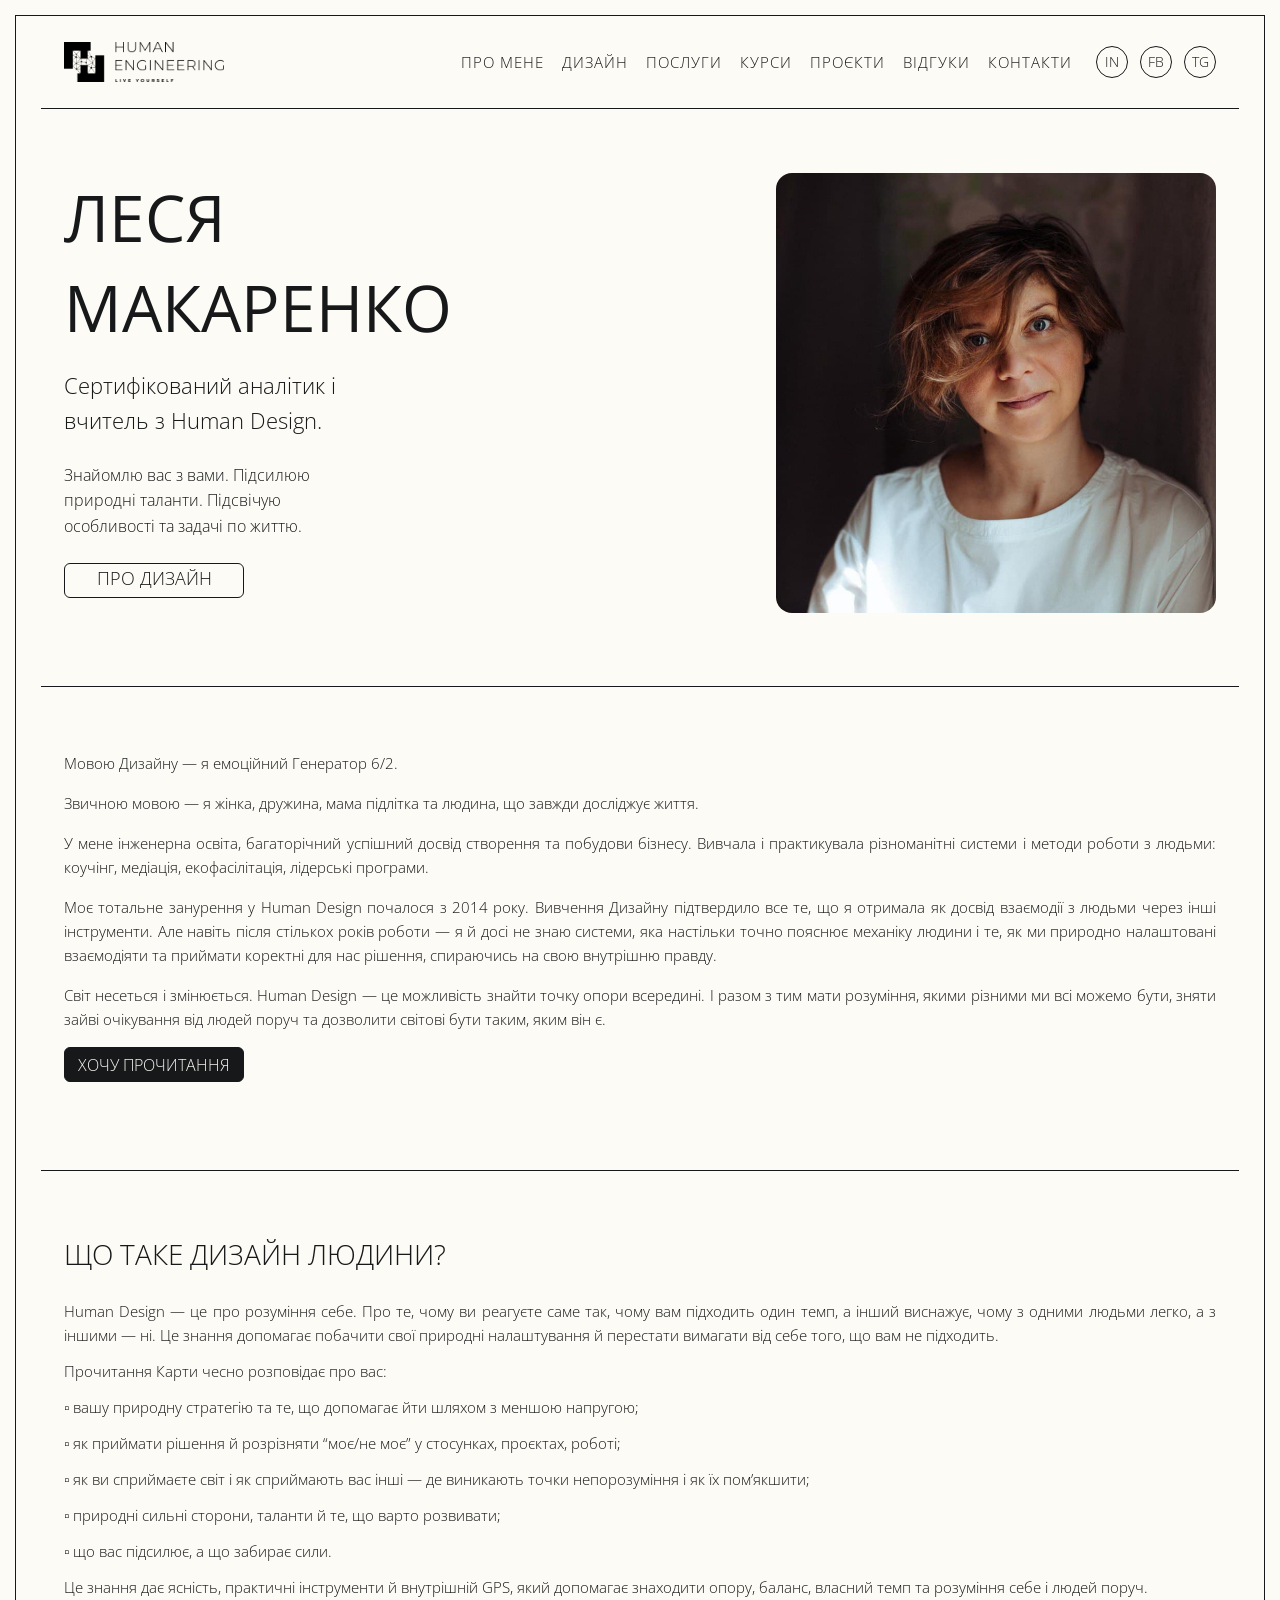
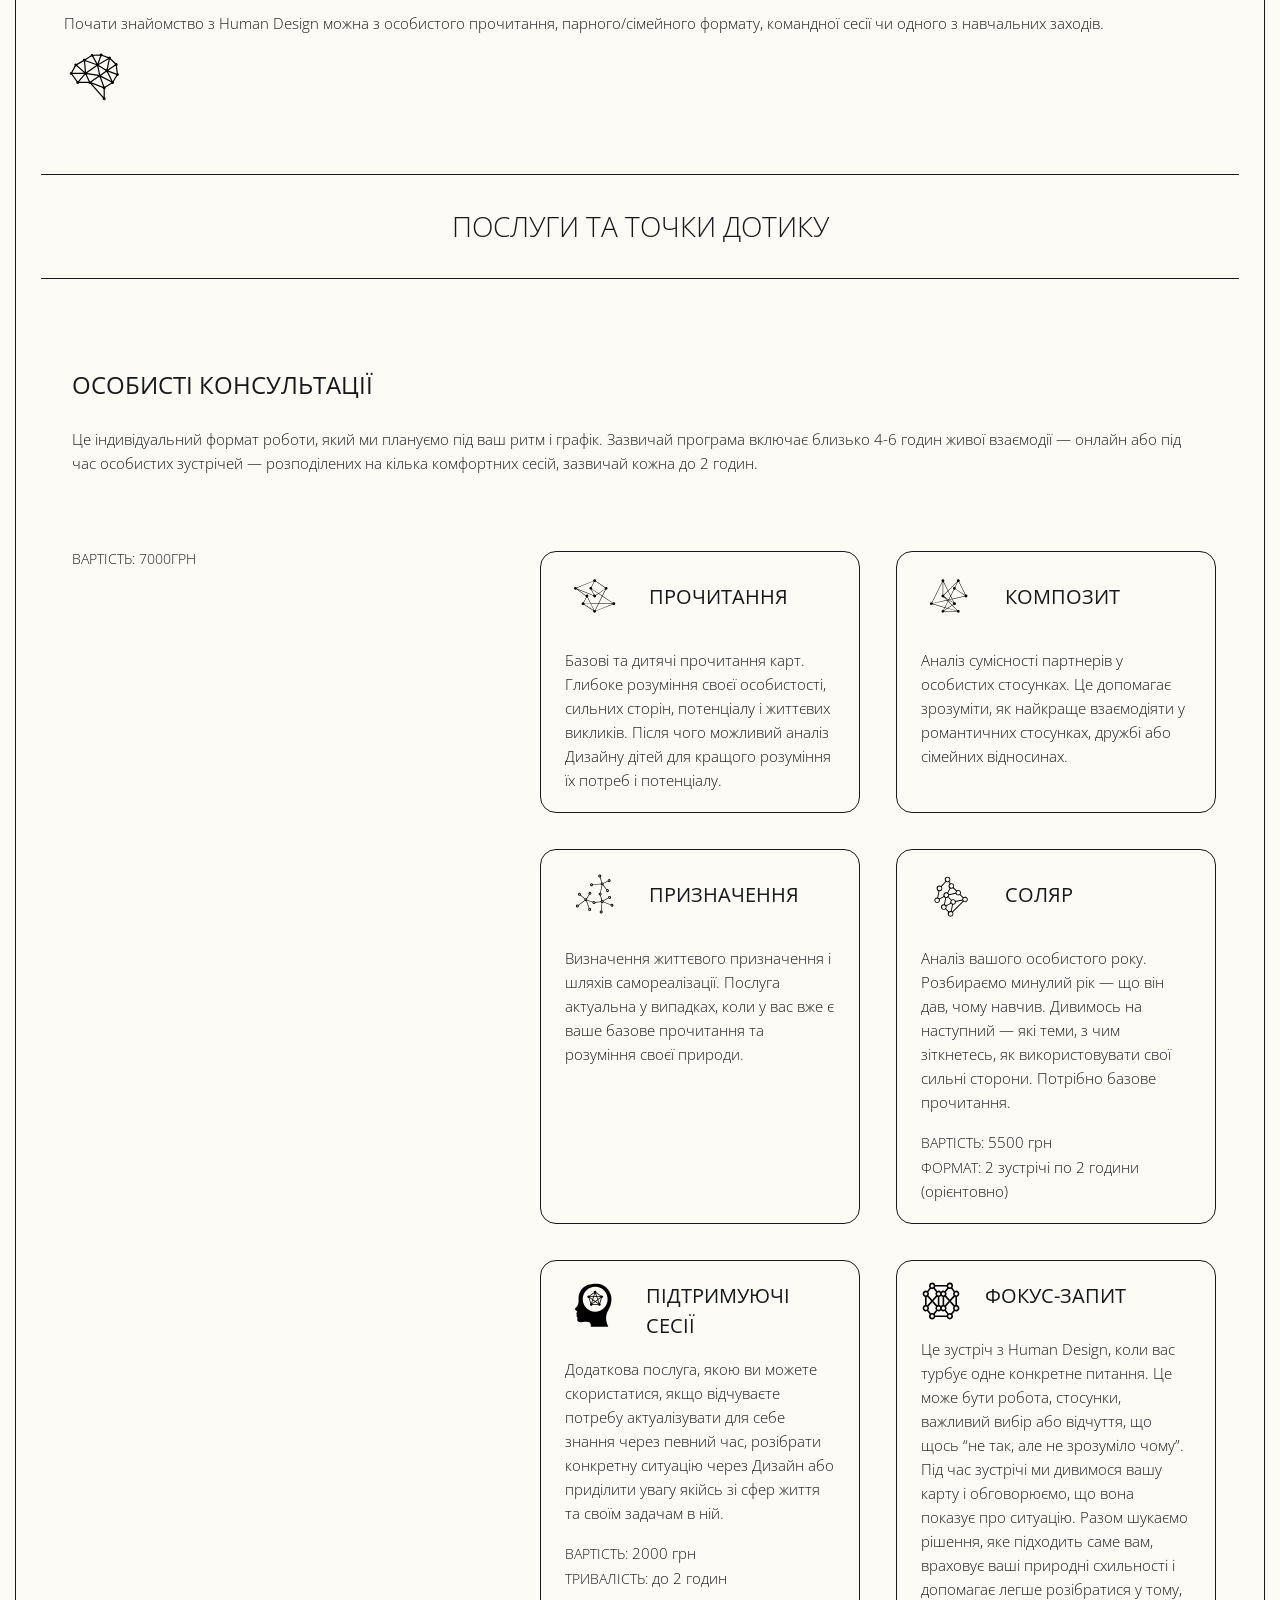
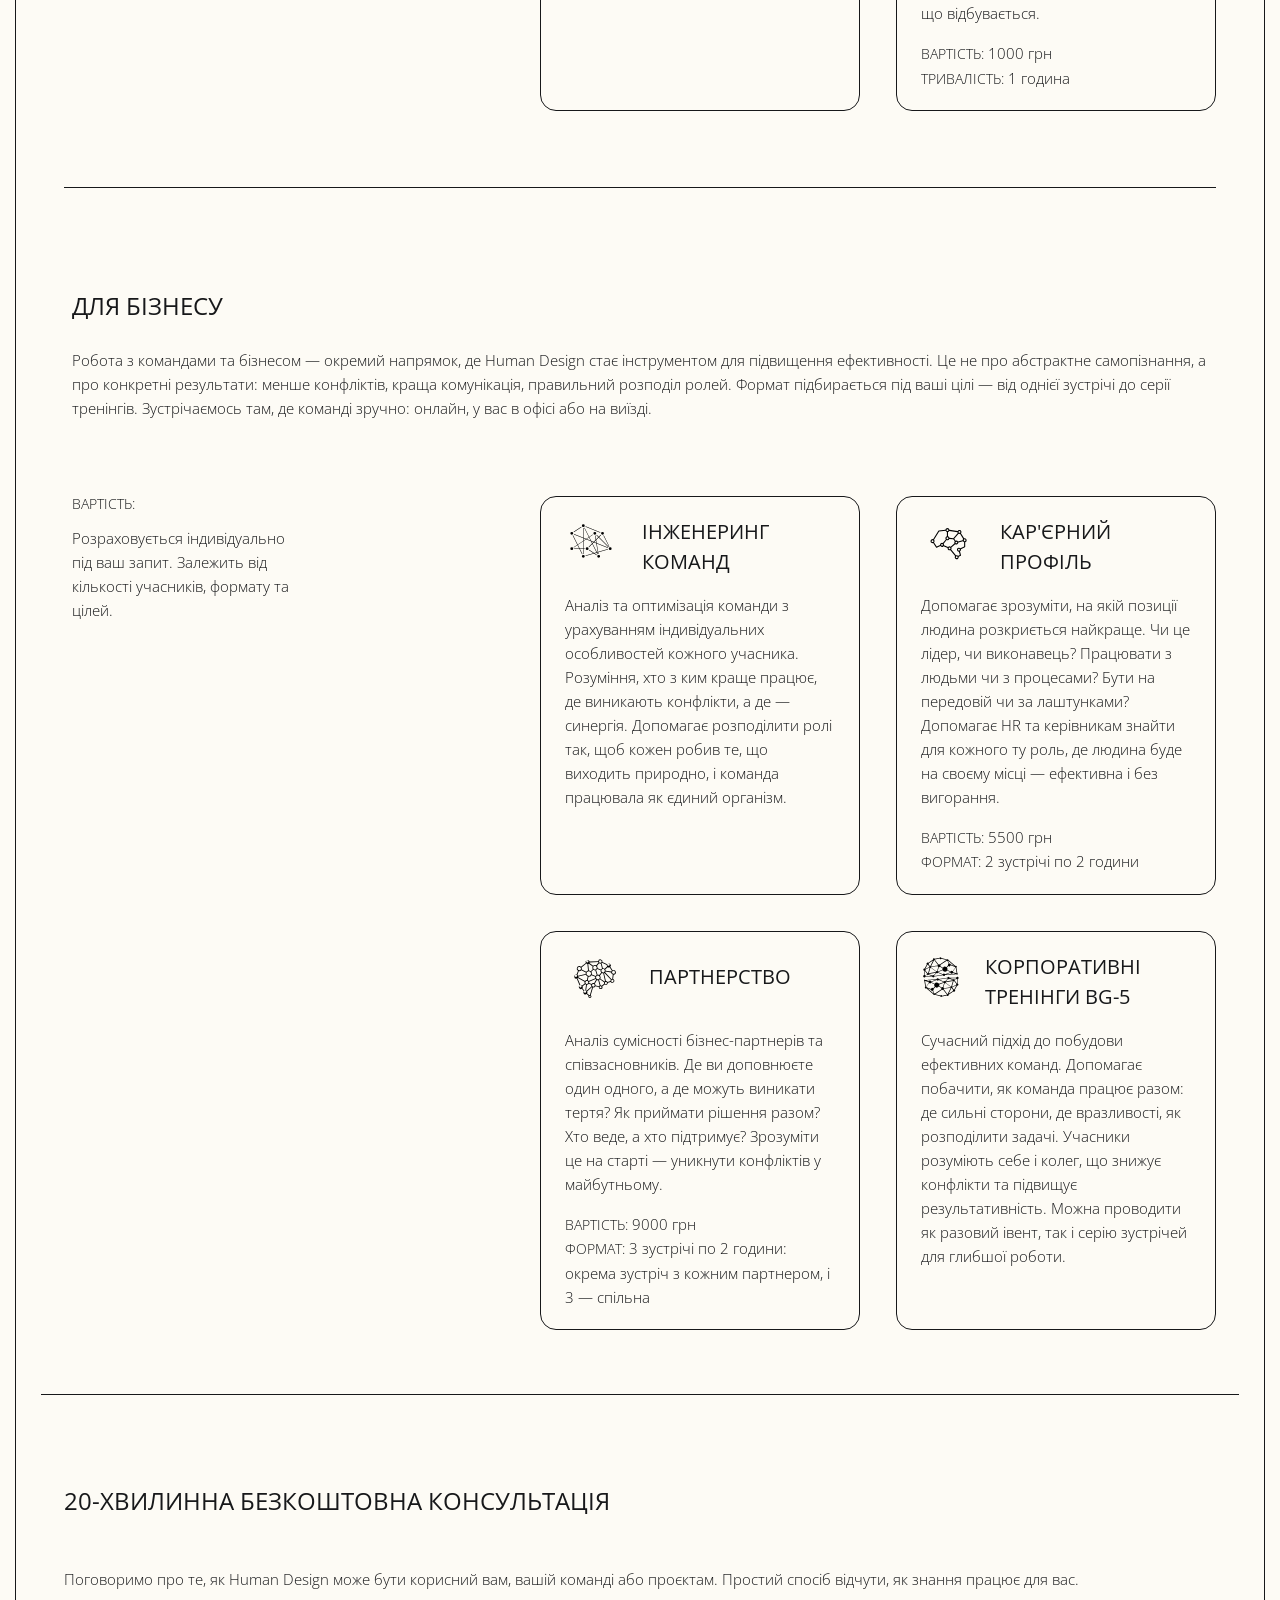
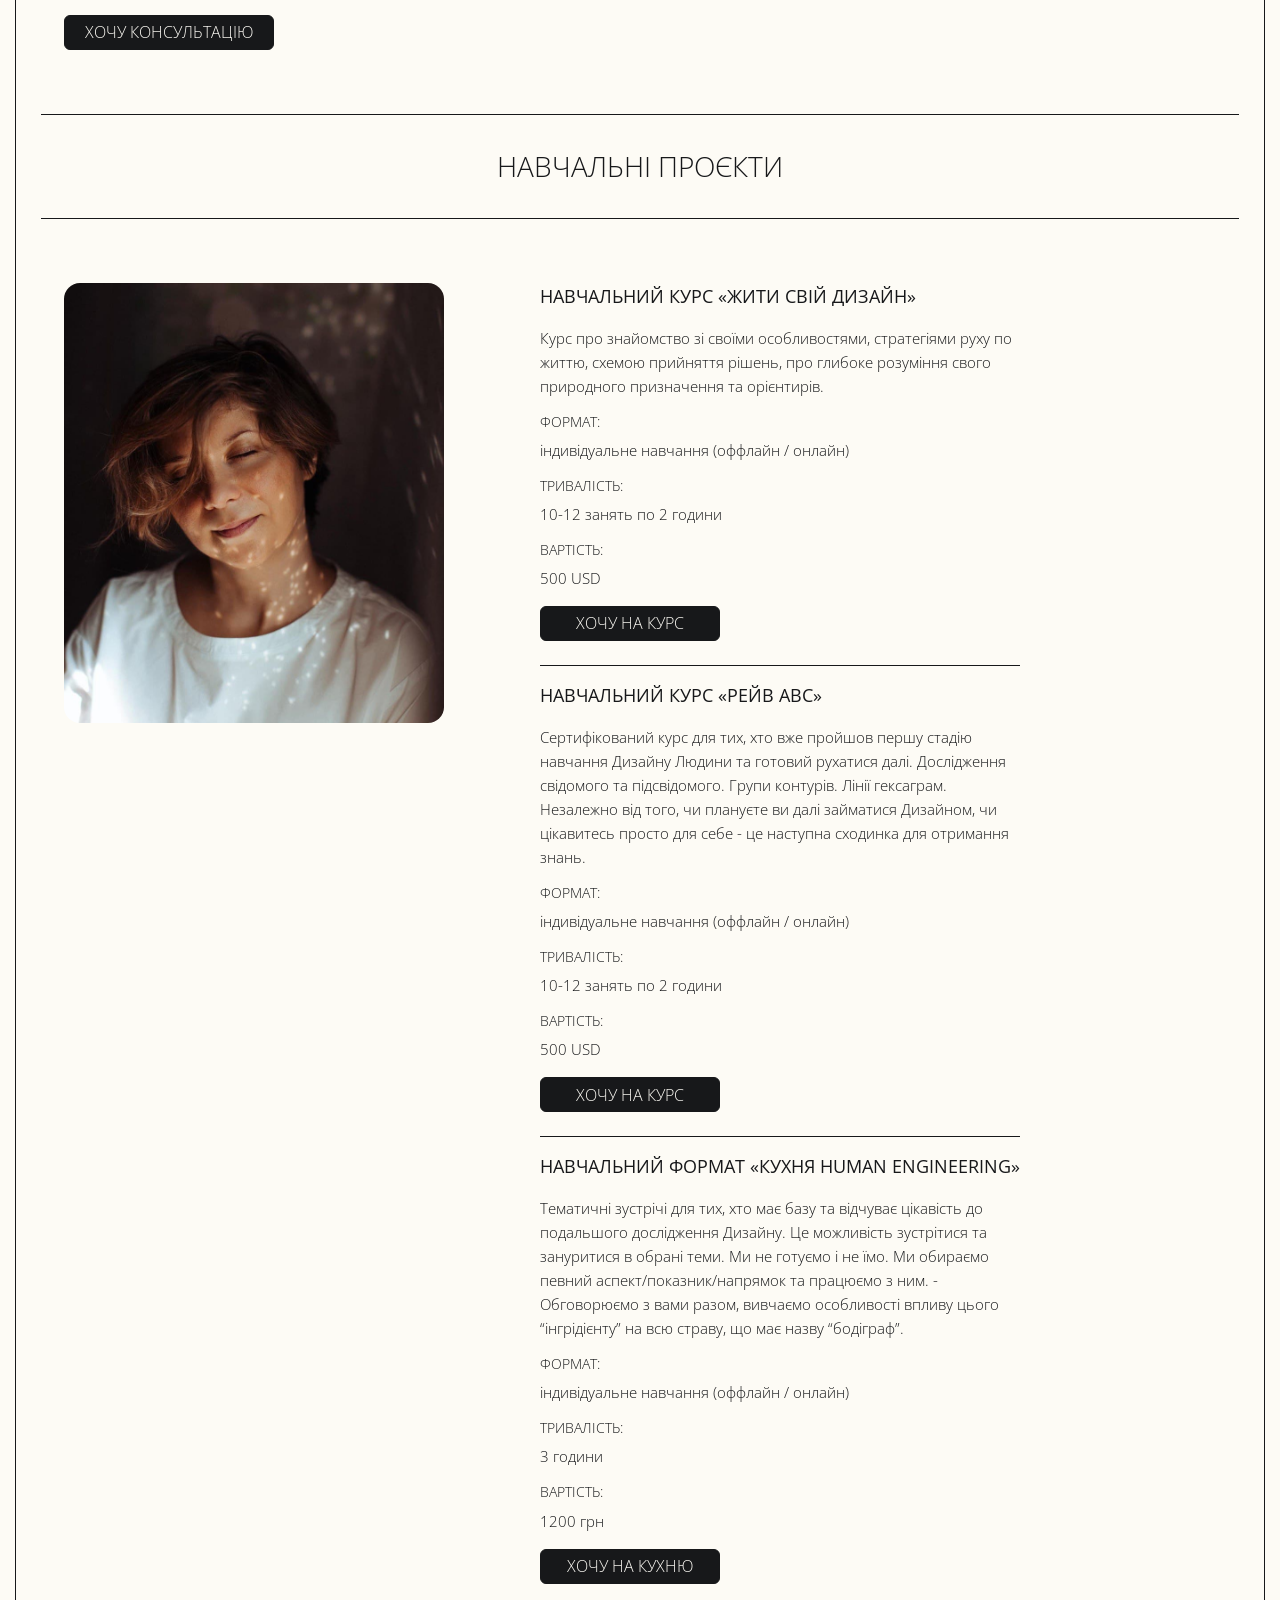
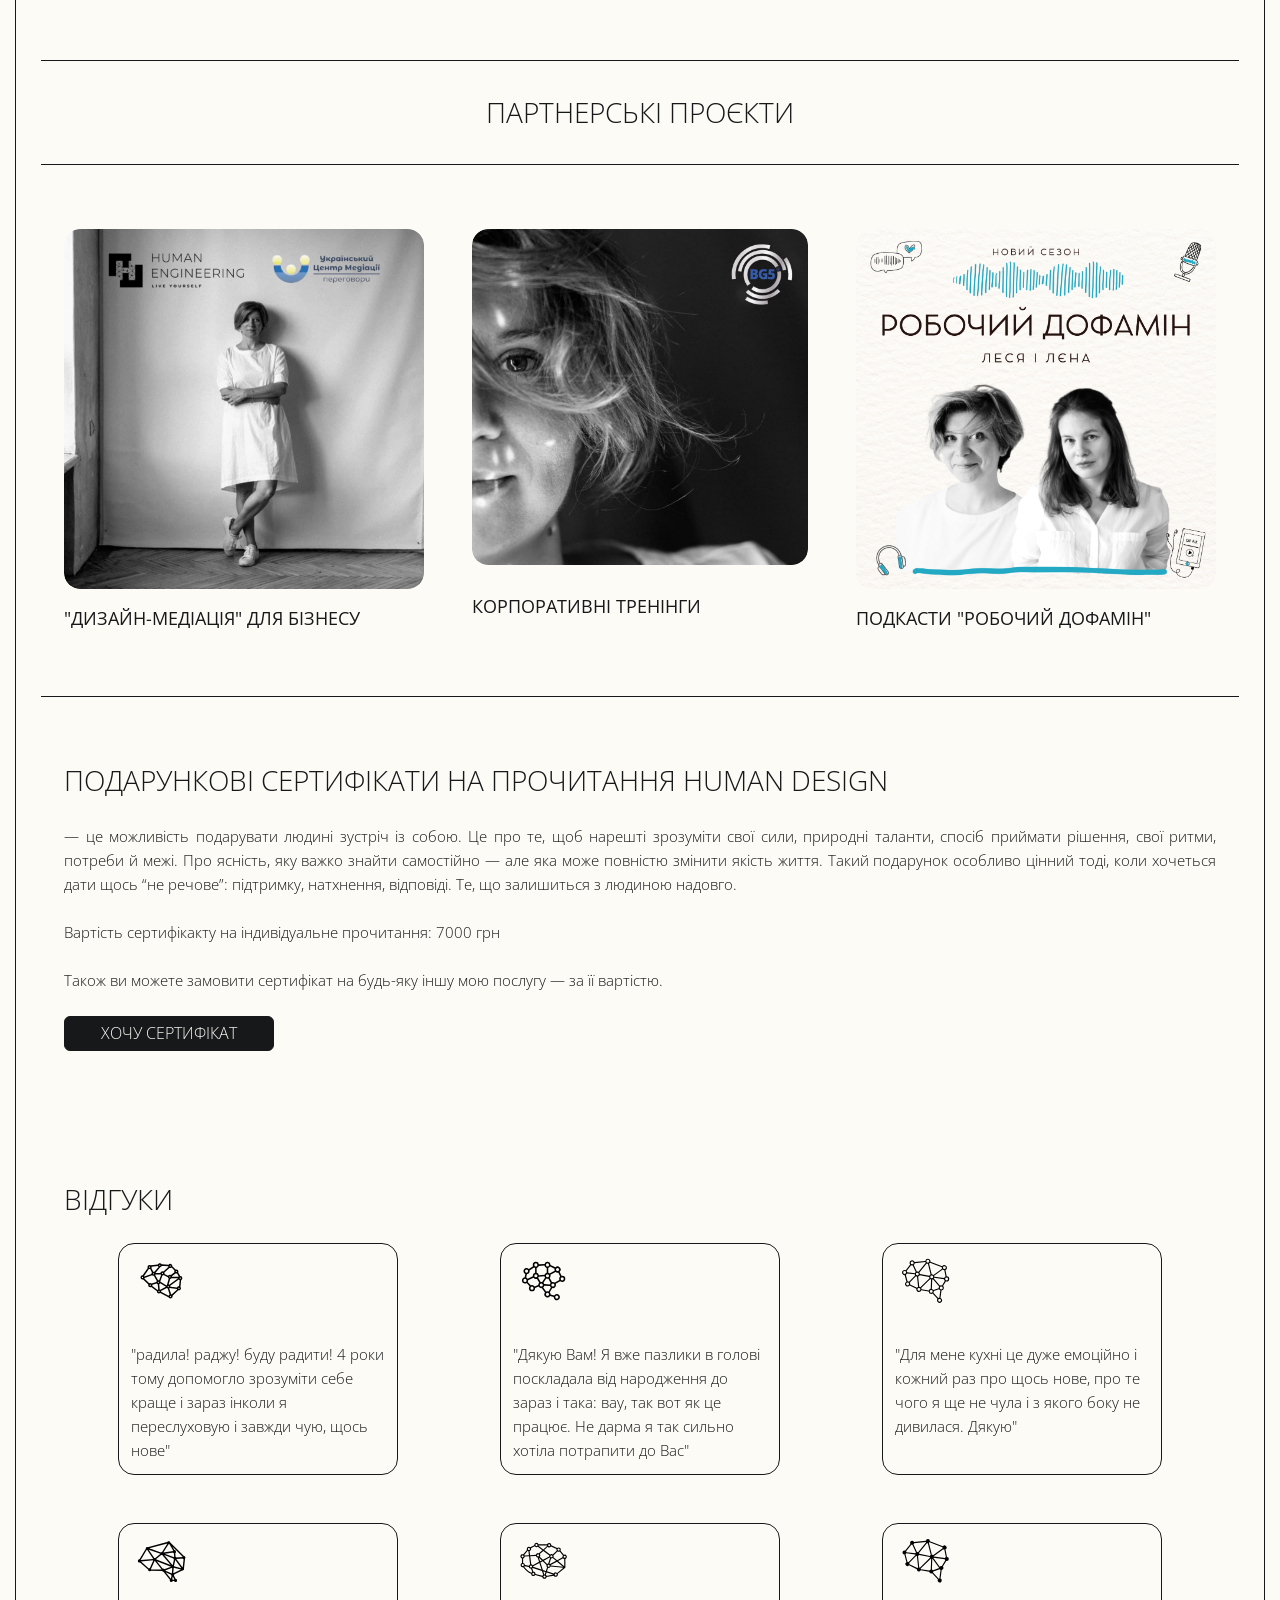
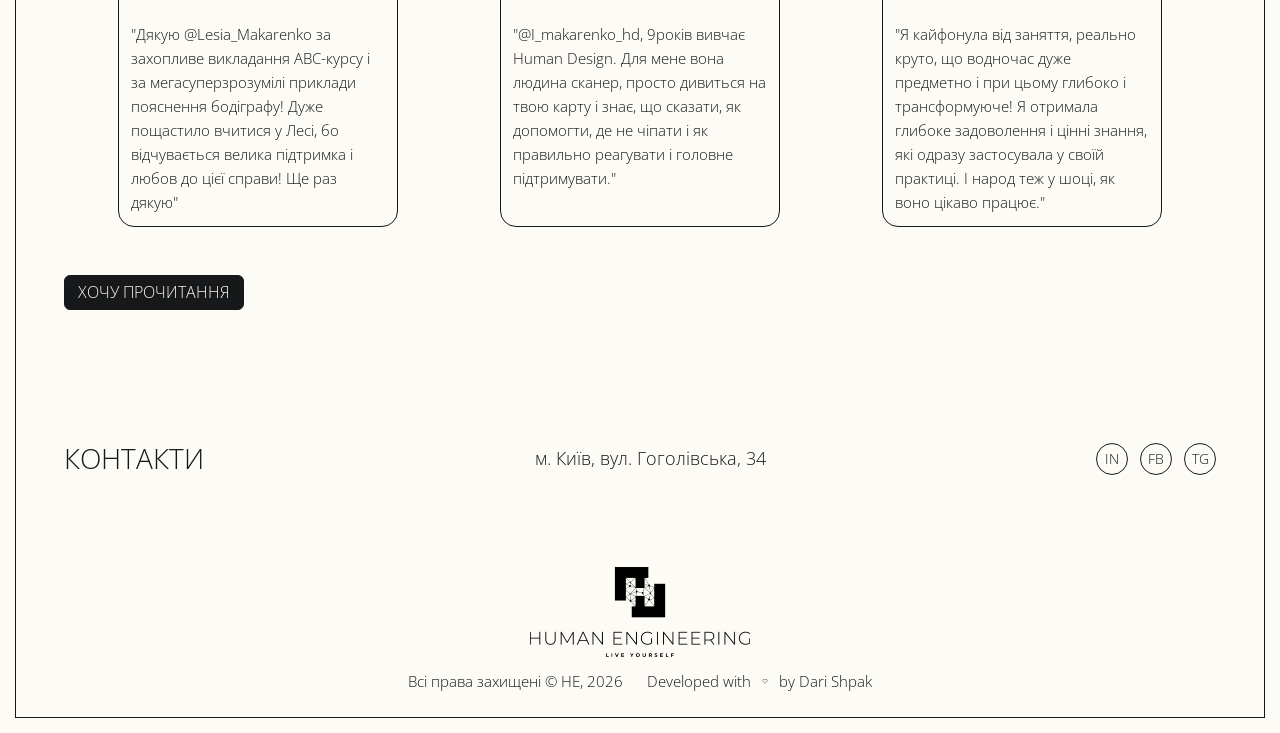
<file: index.html>
<!DOCTYPE html>
<html lang="uk">
  <head>
    <meta charset="UTF-8" />
    <meta name="viewport" content="width=device-width, initial-scale=1.0" />
    <title>Human Engineering.</title>
    <link rel="icon" type="image/x-icon" href="./images/icons/fav.ico" />
    <link rel="preconnect" href="https://fonts.googleapis.com" />
    <link rel="preconnect" href="https://fonts.gstatic.com" crossorigin />
    <link
      href="https://fonts.googleapis.com/css2?family=Open+Sans:ital,wght@0,300..800;1,300..800&display=swap"
      rel="stylesheet"
    />
    <link
      rel="stylesheet"
      href="https://cdnjs.cloudflare.com/ajax/libs/modern-normalize/1.1.0/modern-normalize.min.css"
      integrity="sha512-wpPYUAdjBVSE4KJnH1VR1HeZfpl1ub8YT/NKx4PuQ5NmX2tKuGu6U/JRp5y+Y8XG2tV+wKQpNHVUX03MfMFn9Q=="
      crossorigin="anonymous"
      referrerpolicy="no-referrer"
    />
    <link rel="stylesheet" href="./css/styles.css?v=1225" />
  </head>

  <body>
    <div class="body-wrapper">
      <button id="scrollToTopBtn">
        <svg class="scroll-up-icon" width="62" height="62">
          <use href="./images/icons/icons.svg#icon-arrow"></use>
        </svg>
      </button>
      <header class="header">
        <div class="container header-container">
          <a href="/">
            <img
              class="logo"
              src="./images/logo.png"
              alt="логотип компанії"
              width="160"
          /></a>
          <nav class="nav-wrap">
            <ul class="nav-list list">
              <li>
                <a class="nav-link link" href="#about">Про мене</a>
              </li>
              <li>
                <a class="nav-link link" href="#human-design">Дизайн</a>
              </li>
              <li>
                <a class="nav-link link" href="#services">Послуги</a>
              </li>
              <li>
                <a class="nav-link link" href="#courses">Курси</a>
              </li>
              <li>
                <a class="nav-link link" href="#projects">Проєкти</a>
              </li>
              <li>
                <a class="nav-link link" href="#testimonials">Відгуки</a>
              </li>
              <li>
                <a class="nav-link link" href="#contacts">Контакти</a>
              </li>
            </ul>
          </nav>
          <ul class="socials">
            <li class="social-item">
              <a
                class="link social-link"
                href="https://www.instagram.com/l_makarenko_hd?igsh=MXV4N3QwbDVreXBoYQ=="
                target="_blank"
                rel="noopener noreferrer nofollow"
                aria-label="instagram"
                >in</a
              >
            </li>
            <li class="social-item">
              <a
                class="link social-link"
                href="https://www.facebook.com/lesia.makarenko"
                target="_blank"
                rel="noopener noreferrer nofollow"
                aria-label="facebook"
                >fb</a
              >
            </li>
            <li class="social-item">
              <a
                class="link social-link"
                href="https://t.me/Lesia_Makarenko"
                target="_blank"
                rel="noopener noreferrer nofollow"
                >Tg</a
              >
            </li>
          </ul>

          <button class="mob-menu-btn" type="button">
            <svg class="mob-menu-icon" id="menu-icon" width="30" height="30">
              <use
                href="./images/icons/icons.svg#icon-menu"
                class="burger-icon"
                id="burger-icon"
              ></use>
              <use
                href="./images/icons/icons.svg#icon-close1"
                class="close-icon"
                id="close-icon"
              ></use>
            </svg>
          </button>
        </div>
        <!-- mob-menu -->
        <div class="mob-menu" id="mob-menu">
          <nav class="mob-menu-nav">
            <ul class="mob-menu-nav-list list">
              <li class="mob-menu-item">
                <a class="mob-menu-nav-link link" href="#about">Про мене</a>
              </li>
              <li class="mob-menu-item">
                <a class="mob-menu-nav-link link" href="#human-design"
                  >Дизайн</a
                >
              </li>
              <li class="mob-menu-item">
                <a class="mob-menu-nav-link link" href="#services">Послуги</a>
              </li>
              <li class="mob-menu-item">
                <a class="mob-menu-nav-link link" href="#courses">Курси</a>
              </li>
              <li class="mob-menu-item">
                <a class="mob-menu-nav-link link" href="#projects">Проєкти</a>
              </li>
              <li class="mob-menu-item">
                <a class="mob-menu-nav-link link" href="#testimonials"
                  >Відгуки</a
                >
              </li>
              <li class="mob-menu-item">
                <a class="mob-menu-nav-link link" href="#contacts">Контакти</a>
              </li>
            </ul>
          </nav>
          <svg class="decor-icon" width="82" height="82">
            <use href="./images/icons/icons.svg#icon-decor7"></use>
          </svg>
        </div>
      </header>
      <div class="horizontal-line"></div>
      <main>
        <section class="hero section">
          <div class="container hero-container">
            <div class="hero-text-content">
              <h1 class="hero-title">Леся Макаренко</h1>
              <h2 class="hero-subtitle">
                Сертифікований аналітик і вчитель з Human Design.
              </h2>
              <p class="hero-text">
                Знайомлю вас з вами. Підсилюю природні таланти. Підсвічую
                особливості та задачі по життю.
              </p>
              <div class="podcast-button about-hd-btn">
                <a href="#human-design" class="link podcast-link">про Дизайн</a>
              </div>
            </div>
            <div class="img-wrap hero-img-wrap">
              <img
                class="hero-img"
                src="./images/new/10.jpg"
                alt="фотографія експерта"
                width="320"
                loading="lazy"
              />
            </div>
          </div>
        </section>
        <div class="horizontal-line"></div>
        <section id="about" class="about section">
          <div class="container about-container">
            <h2 class="title visually-hidden">Про мене</h2>
            <div class="about-text-area">
              <p class="text">Мовою Дизайну — я емоційний Генератор 6/2.</p>
              <p class="text">
                Звичною мовою — я жінка, дружина, мама підлітка та людина, що
                завжди досліджує життя.
              </p>
              <p class="text">
                У мене інженерна освіта, багаторічний успішний досвід створення
                та побудови бізнесу. Вивчала і практикувала різноманітні системи
                і методи роботи з людьми: коучінг, медіація, екофасілітація,
                лідерські програми.
              </p>
              <p class="text">
                Моє тотальне занурення у Human Design почалося з 2014 року.
                Вивчення Дизайну підтвердило все те, що я отримала як досвід
                взаємодії з людьми через інші інструменти. Але навіть після
                стількох років роботи — я й досі не знаю системи, яка настільки
                точно пояснює механіку людини і те, як ми природно налаштовані
                взаємодіяти та приймати коректні для нас рішення, спираючись на
                свою внутрішню правду.
              </p>
              <p class="text">
                Світ несеться і змінюється. Human Design — це можливість знайти
                точку опори всередині. І разом з тим мати розуміння, якими
                різними ми всі можемо бути, зняти зайві очікування від людей
                поруч та дозволити світові бути таким, яким він є.
              </p>
              <button
                class="button hero-btn"
                type="button"
                data-source="reading-button"
                data-modal-open
              >
                хочу прочитання
              </button>
            </div>
          </div>
        </section>
        <div class="horizontal-line"></div>
        <section id="human-design" class="about-human-design-section section">
          <div class="container">
            <h2 class="title">Що таке Дизайн Людини?</h2>

            <p class="text">
              Human Design — це про розуміння себе. Про те, чому ви реагуєте
              саме так, чому вам підходить один темп, а інший виснажує, чому з
              одними людьми легко, а з іншими — ні. Це знання допомагає побачити
              свої природні налаштування й перестати вимагати від себе того, що
              вам не підходить.
            </p>
            <p class="text">Прочитання Карти чесно розповідає про вас:</p>
            <ul class="about-hd-list list">
              <li class="text">
                ▫️ вашу природну стратегію та те, що допомагає йти шляхом з
                меншою напругою;
              </li>
              <li class="text">
                ▫️ як приймати рішення й розрізняти “моє/не моє” у стосунках,
                проєктах, роботі;
              </li>
              <li class="text">
                ▫️ як ви сприймаєте світ і як сприймають вас інші — де виникають
                точки непорозуміння і як їх пом’якшити;
              </li>
              <li class="text">
                ▫️ природні сильні сторони, таланти й те, що варто розвивати;
              </li>
              <li class="text">▫️ що вас підсилює, а що забирає сили.</li>
            </ul>
            <p class="text">
              Це знання дає ясність, практичні інструменти й внутрішній GPS,
              який допомагає знаходити опору, баланс, власний темп та розуміння
              себе і людей поруч.
            </p>
            <p class="text">
              Почати знайомство з Human Design можна з особистого прочитання,
              парного/сімейного формату, командної сесії чи одного з навчальних
              заходів.
            </p>

            <svg class="decorative-icon" width="80" height="80">
              <use href="./images/icons/icons.svg#icon-decor9"></use>
            </svg>
          </div>
        </section>
        <div class="horizontal-line"></div>
        <div class="container">
          <h2 class="title section-title">Послуги та точки дотику</h2>
        </div>
        <div class="horizontal-line"></div>

        <section id="services" class="services section">
          <div class="container services-container">
            <div class="description-wrap">
              <h3 class="subtitle services-list-subtitle">
                Особисті консультації
              </h3>
              <p class="text">
                Це індивідуальний формат роботи, який ми плануємо під ваш ритм і
                графік. Зазвичай програма включає близько 4-6 годин живої
                взаємодії — онлайн або під час особистих зустрічей —
                розподілених на кілька комфортних сесій, зазвичай кожна до 2
                годин.
              </p>
            </div>

            <div class="individuals-services">
              <div class="price-wrap sticky-description">
                <p class="course-description-subtitle">Вартість: 7000грн</p>
            
             
              </div>

              <ul class="services-list individuals">
                <li class="services-item">
                  <div class="services-item-top">
                    <svg
                      class="services-decorative-icon"
                      width="60"
                      height="60"
                    >
                      <use href="./images/icons/icons.svg#icon-pattern3"></use>
                    </svg>

                    <h3 class="subtitle services-subtitle">Прочитання</h3>
                  </div>
                  <p class="text services-text">
                    Базові та дитячі прочитання карт. Глибоке розуміння своєї
                    особистості, сильних сторін, потенціалу і життєвих викликів.
                    Після чого можливий аналіз Дизайну дітей для кращого
                    розуміння їх потреб і потенціалу.
                  </p>
                </li>
                <li class="services-item">
                  <div class="services-item-top">
                    <svg
                      class="services-decorative-icon"
                      width="60"
                      height="60"
                    >
                      <use href="./images/icons/icons.svg#icon-pattern6"></use>
                    </svg>

                    <h3 class="subtitle services-subtitle">Композит</h3>
                  </div>

                  <p class="text services-text">
                    Аналіз сумісності партнерів у особистих стосунках. Це
                    допомагає зрозуміти, як найкраще взаємодіяти у романтичних
                    стосунках, дружбі або сімейних відносинах.
                  </p>
                </li>
                <li class="services-item">
                  <div class="services-item-top">
                    <svg
                      class="services-decorative-icon"
                      width="60"
                      height="60"
                    >
                      <use href="./images/icons/icons.svg#icon-pattern12"></use>
                    </svg>

                    <h3 class="subtitle services-subtitle">Призначення</h3>
                  </div>
                  <p class="text services-text">
                    Визначення життєвого призначення і шляхів самореалізації.
                    Послуга актуальна у випадках, коли у вас вже є ваше базове
                    прочитання та розуміння своєї природи.
                  </p>
                </li>

                <li class="services-item">
                  <div class="services-item-top">
                    <svg
                      class="services-decorative-icon"
                      width="60"
                      height="60"
                    >
                      <use href="./images/icons/icons.svg#icon-decor20"></use>
                    </svg>
                    <h3 class="subtitle services-subtitle">Соляр</h3>
                  </div>
                  <p class="text">
                    Аналіз вашого особистого року. Розбираємо минулий рік — що
                    він дав, чому навчив. Дивимось на наступний — які теми, з
                    чим зіткнетесь, як використовувати свої сильні сторони.
                    Потрібно базове прочитання.
                  </p>
                  <p class="text price-text">
                    <span class="course-description-subtitle">Вартість:</span>
                    5500 грн
                  </p>
                  <p class="text">
                    <span class="course-description-subtitle">Формат:</span>
                    2 зустрічі по 2 години (орієнтовно)
                  </p>
                </li>
                <li class="services-item">
                  <div class="services-item-top">
                    <svg
                      class="services-decorative-icon"
                      width="60"
                      height="60"
                    >
                      <use href="./images/icons/icons.svg#icon-decor7"></use>
                    </svg>
                    <h3 class="subtitle services-subtitle">
                      Підтримуючі сесії
                    </h3>
                  </div>
                  <p class="text">
                    Додаткова послуга, якою ви можете скористатися, якщо
                    відчуваєте потребу актуалізувати для себе знання через
                    певний час, розібрати конкретну ситуацію через Дизайн або
                    приділити увагу якійсь зі сфер життя та своїм задачам в ній.
                  </p>
                  <p class="text price-text">
                    <span class="course-description-subtitle">Вартість:</span>
                    2000 грн
                  </p>
                  <p class="text">
                    <span class="course-description-subtitle">Тривалість:</span>
                    до 2 годин
                  </p>
                </li>
                <li class="services-item">
                  <div class="services-item-top">
                    <svg
                      class="services-decorative-icon"
                      width="40"
                      height="40"
                    >
                      <use href="./images/icons/icons.svg#icon-decor1"></use>
                    </svg>
                    <h3 class="subtitle services-subtitle">Фокус-запит</h3>
                  </div>
                  <p class="text">
                    Це зустріч з Human Design, коли вас турбує одне конкретне
                    питання. Це може бути робота, стосунки, важливий вибір або
                    відчуття, що щось “не так, але не зрозуміло чому”. Під час
                    зустрічі ми дивимося вашу карту і обговорюємо, що вона
                    показує про ситуацію. Разом шукаємо рішення, яке підходить
                    саме вам, враховує ваші природні схильності і допомагає
                    легше розібратися у тому, що відбувається.
                  </p>
                  <p class="text price-text">
                    <span class="course-description-subtitle">Вартість:</span>
                    1000 грн
                  </p>
                  <p class="text">
                    <span class="course-description-subtitle">Тривалість:</span>
                    1 година
                  </p>
                </li>
              </ul>
            </div>

            <div class="horizontal-line"></div>
            <div class="description-wrap">
              <h3 class="services-list-subtitle subtitle">Для бізнесу</h3>
              <p class="text">
                Робота з командами та бізнесом — окремий напрямок, де Human
                Design стає інструментом для підвищення ефективності. Це не про
                абстрактне самопізнання, а про конкретні результати: менше
                конфліктів, краща комунікація, правильний розподіл ролей. Формат
                підбирається під ваші цілі — від однієї зустрічі до серії
                тренінгів. Зустрічаємось там, де команді зручно: онлайн, у вас в
                офісі або на виїзді.
              </p>
            </div>
            <div class="business-services">
              <div class="price-wrap sticky-description">
                <p class="course-description-subtitle">Вартість:</p>
                <p class="text">
                  Розраховується індивідуально під ваш запит. Залежить від
                  кількості учасників, формату та цілей.
                </p>
              </div>
              <ul class="services-list business">
                <li class="services-item">
                  <div class="services-item-top">
                    <svg
                      class="services-decorative-icon"
                      width="60"
                      height="60"
                    >
                      <use href="./images/icons/icons.svg#icon-pattern10"></use>
                    </svg>

                    <h3 class="subtitle services-subtitle">
                      Інженеринг команд
                    </h3>
                  </div>
                  <p class="text services-text">
                    Аналіз та оптимізація команди з урахуванням індивідуальних
                    особливостей кожного учасника. Розуміння, хто з ким краще
                    працює, де виникають конфлікти, а де — синергія. Допомагає
                    розподілити ролі так, щоб кожен робив те, що виходить
                    природно, і команда працювала як єдиний організм.
                  </p>
                </li>
                <li class="services-item">
                  <div class="services-item-top">
                    <svg
                      class="services-decorative-icon"
                      width="60"
                      height="60"
                    >
                      <use href="./images/icons/icons.svg#icon-decor10"></use>
                    </svg>

                    <h3 class="subtitle services-subtitle">
                      Кар'єрний профіль
                    </h3>
                  </div>

                  <p class="text services-text">
                    Допомагає зрозуміти, на якій позиції людина розкриється
                    найкраще. Чи це лідер, чи виконавець? Працювати з людьми чи
                    з процесами? Бути на передовій чи за лаштунками? Допомагає
                    HR та керівникам знайти для кожного ту роль, де людина буде
                    на своєму місці — ефективна і без вигорання.
                  </p>
                  <p class="text price-text">
                    <span class="course-description-subtitle">Вартість:</span>
                    5500 грн
                  </p>
                  <p class="text">
                    <span class="course-description-subtitle">Формат:</span>
                    2 зустрічі по 2 години
                  </p>
                </li>
                <li class="services-item">
                  <div class="services-item-top">
                    <svg
                      class="services-decorative-icon"
                      width="60"
                      height="60"
                    >
                      <use href="./images/icons/icons.svg#icon-decor19"></use>
                    </svg>

                    <h3 class="subtitle services-subtitle">Партнерство</h3>
                  </div>

                  <p class="text services-text">
                    Аналіз сумісності бізнес-партнерів та співзасновників. Де ви
                    доповнюєте один одного, а де можуть виникати тертя? Як
                    приймати рішення разом? Хто веде, а хто підтримує? Зрозуміти
                    це на старті — уникнути конфліктів у майбутньому.
                  </p>
                  <p class="text price-text">
                    <span class="course-description-subtitle">Вартість:</span>
                    9000 грн
                  </p>
                  <p class="text">
                    <span class="course-description-subtitle">Формат:</span>
                    3 зустрічі по 2 години: окрема зустріч з кожним партнером, і
                    3 — спільна
                  </p>
                </li>
                <li class="services-item">
                  <div class="services-item-top">
                    <svg
                      class="services-decorative-icon"
                      width="60"
                      height="60"
                    >
                      <use href="./images/icons/icons.svg#icon-decor8"></use>
                    </svg>

                    <h3 class="subtitle services-subtitle">
                      Корпоративні тренінги BG-5
                    </h3>
                  </div>
                  <p class="text services-text">
                    Сучасний підхід до побудови ефективних команд. Допомагає
                    побачити, як команда працює разом: де сильні сторони, де
                    вразливості, як розподілити задачі. Учасники розуміють себе
                    і колег, що знижує конфлікти та підвищує результативність.
                    Можна проводити як разовий івент, так і серію зустрічей для
                    глибшої роботи.
                  </p>
                </li>
              </ul>
            </div>
          </div>
        </section>
        <div class="horizontal-line"></div>
        <section class="section">
          <div class="container">
            <div class="services-content-bottom">
              <h3 class="subtitle services-list-subtitle">
                20-хвилинна безкоштовна консультація
              </h3>
              <p class="text">
                Поговоримо про те, як Human Design може бути корисний вам, вашій
                команді або проєктам. Простий спосіб відчути, як знання працює
                для вас.
              </p>
              <button
                class="button cta-services-btn"
                type="button"
                data-source="20min-free-session"
                data-modal-open
              >
                Хочу консультацію
              </button>
            </div>
          </div>
        </section>
        <div class="horizontal-line"></div>

        <div class="container">
          <h2 class="title section-title">Навчальні проєкти</h2>
        </div>

        <div class="horizontal-line"></div>
        <section id="courses" class="courses section">
          <div class="container courses-container">
            <div class="courses-content">
              <div class="img-wrap courses-img-wrap">
                <img
                  class="courses-img"
                  src="./images/new/11.jpg"
                  alt="фотографія експерта"
                  width="320"
                  loading="lazy"
                />
              </div>
              <ul class="courses-list">
                <li class="courses-item">
                  <a class="link courses-item" href="./living-course">
                    <h3 class="subtitle">Навчальний курс «Жити свій Дизайн»</h3>
                    <div class="courses-bottom">
                      <p class="text">
                        Курс про знайомство зі своїми особливостями, стратегіями
                        руху по життю, схемою прийняття рішень, про глибоке
                        розуміння свого природного призначення та орієнтирів.
                      </p>
                      <ul class="course-description list">
                        <li class="course-description-item">
                          <h4 class="course-description-subtitle">Формат:</h4>
                          <p class="text">
                            індивідуальне навчання (оффлайн / онлайн)
                          </p>
                        </li>
                        <li class="course-description-item">
                          <h4 class="course-description-subtitle">
                            Тривалість:
                          </h4>
                          <p class="text">10-12 занять по 2 години</p>
                        </li>
                        <li class="course-description-item">
                          <h4 class="course-description-subtitle">Вартість:</h4>
                          <p class="text">500 USD</p>
                        </li>
                      </ul>

                      <button
                        type="button"
                        class="button"
                        data-source="living-design-course"
                        data-modal-open
                      >
                        хочу на курс
                      </button>
                    </div>
                  </a>
                </li>
                <li class="courses-item">
                  <a class="link courses-item" href="./abc-course">
                    <h3 class="subtitle">Навчальний курс «Рейв АВС»</h3>
                    <div class="courses-bottom">
                      <p class="text">
                        Сертифікований курс для тих, хто вже пройшов першу
                        стадію навчання Дизайну Людини та готовий рухатися далі.
                        Дослідження свідомого та підсвідомого. Групи контурів.
                        Лінії гексаграм. Незалежно від того, чи плануєте ви далі
                        займатися Дизайном, чи цікавитесь просто для себе - це
                        наступна сходинка для отримання знань.
                      </p>
                      <ul class="course-description list">
                        <li class="course-description-item">
                          <h4 class="course-description-subtitle">Формат:</h4>
                          <p class="text">
                            індивідуальне навчання (оффлайн / онлайн)
                          </p>
                        </li>
                        <li class="course-description-item">
                          <h4 class="course-description-subtitle">
                            Тривалість:
                          </h4>
                          <p class="text">10-12 занять по 2 години</p>
                        </li>
                        <li class="course-description-item">
                          <h4 class="course-description-subtitle">Вартість:</h4>
                          <p class="text">500 USD</p>
                        </li>
                      </ul>
                      <button
                        type="button"
                        class="button"
                        data-source="rave-abc-course"
                        data-modal-open
                      >
                        хочу на курс
                      </button>
                    </div></a
                  >
                </li>
                <li class="courses-item">
                  <h3 class="subtitle">
                    НАВЧАЛЬНИЙ ФОРМАТ «КУХНЯ HUMAN ENGINEERING»
                  </h3>
                  <div class="courses-bottom">
                    <p class="text">
                      Тематичні зустрічі для тих, хто має базу та відчуває
                      цікавість до подальшого дослідження Дизайну. Це можливість
                      зустрітися та зануритися в обрані теми. Ми не готуємо і не
                      їмо. Ми обираємо певний аспект/показник/напрямок та
                      працюємо з ним. - Обговорюємо з вами разом, вивчаємо
                      особливості впливу цього “інгрідієнту” на всю страву, що
                      має назву “бодіграф”.
                    </p>
                    <ul class="course-description list">
                      <li class="course-description-item">
                        <h4 class="course-description-subtitle">Формат:</h4>
                        <p class="text">
                          індивідуальне навчання (оффлайн / онлайн)
                        </p>
                      </li>
                      <li class="course-description-item">
                        <h4 class="course-description-subtitle">Тривалість:</h4>
                        <p class="text">3 години</p>
                      </li>
                      <li class="course-description-item">
                        <h4 class="course-description-subtitle">Вартість:</h4>
                        <p class="text">1200 грн</p>
                      </li>
                    </ul>
                    <button
                      type="button"
                      class="button"
                      data-source="kitchen-course"
                      data-modal-open
                    >
                      хочу на кухню
                    </button>
                  </div>
                </li>
              </ul>
            </div>
          </div>
        </section>
        <div class="horizontal-line"></div>
        <div class="container">
          <h2 class="title section-title">Партнерські проєкти</h2>
        </div>
        <div class="horizontal-line"></div>
        <section id="projects" class="projects section">
          <div class="container projects-container">
            <ul class="projects-list">
              <li class="project-card">
                <div class="project-top-wrapper">
                  <div class="project-card-overlay">
                    <p class="text project-card-text">
                      Виїзний формат, який ми проводимо спільно з “Українським
                      Центром Медіації”. Суть тренінгу — використання системи
                      Human Design, як інструмента командної взаємодії в
                      компанії. Я чітко бачу потенційну можливість для того, щоб
                      український бізнес ставав більш ефективним та
                      результативним за рахунок задіяності природних якостей і
                      здібностей, сильних сторін та особливостей працівників.
                    </p>
                  </div>
                  <div class="img-wrap project-img-wrap">
                    <img
                      class="project-img"
                      src="./images/mediation.jpg"
                      alt="афіша онлайн курсу"
                      width="360"
                      loading="lazy"
                    />
                  </div>
                </div>

                <h3 class="subtitle">"ДИЗАЙН-МЕДІАЦІЯ" ДЛЯ БІЗНЕСУ</h3>
              </li>

              <li class="project-card">
                <div class="project-top-wrapper">
                  <div class="project-card-overlay">
                    <p class="text project-card-text">
                      Зустрічі для команд, щоб краще зрозуміти один одного,
                      покращити спілкування і разом знаходити ефективні шляхи до
                      результату. Ми працюємо з вашими актуальними запитами:
                      обираємо один або кілька напрямків і через інструменти
                      Human Design досліджуємо їх на практиці. Теми можуть бути
                      різні — стресостійкість, самоцінність, поведінка в
                      конфліктних ситуаціях, емоційний інтелект та інші. Вони
                      розглядаються під новим кутом і допомагають команді знайти
                      свої природні способи ефективної взаємодії.
                    </p>
                  </div>
                  <div class="img-wrap project-img-wrap">
                    <img
                      class="project-img"
                      src="./images/new/bg5.jpg"
                      alt="афіша онлайн курсу"
                      width="360"
                      loading="lazy"
                    />
                  </div>
                </div>
                <h3 class="subtitle">КОРПОРАТИВНІ ТРЕНІНГИ</h3>
              </li>
              <li class="project-card">
                <div class="project-top-wrapper">
                  <div class="project-card-overlay">
                    <p class="text project-card-text">
                      Серія подкастів від Лесі Макаренко та Лєни Байдак. "Ми
                      знаємо, що у кожного є власний шлях до успіху, власний
                      спосіб здійснення мрій та реалізації. Ми всі різні, але
                      поводимося так, ніби існує єдиний спосіб, шаблон щасливого
                      життя. Ми створили цей подкаст, щоб підсвітити, чому ці
                      шаблони не працюють."
                    </p>

                    <ul class="podcast-list">
                      <li class="podcast-button">
                        <a
                          class="link podcast-link"
                          href="https://open.spotify.com/show/1dkEh8k4tWgX5FIwnv6xq1?si=7LoqObd3QS-laQCKMJqO5g"
                          target="_blank"
                          rel="noopener noreferrer nofollow"
                          aria-label="spotify"
                          >Spotify</a
                        >
                      </li>
                      <li class="podcast-button">
                        <a
                          class="podcast-link link"
                          href="https://podcasts.apple.com/ua/podcast/%D1%80%D0%BE%D0%B1%D0%BE%D1%87%D0%B8%D0%B9-%D0%B4%D0%BE%D1%84%D0%B0%D0%BC%D1%96%D0%BD/id1744173674"
                          target="_blank"
                          rel="noopener noreferrer nofollow"
                          aria-label="apple"
                          >Apple</a
                        >
                      </li>
                    </ul>
                  </div>
                  <div class="img-wrap project-img-wrap">
                    <img
                      class="project-img"
                      src="./images/cover3.jpg"
                      alt="афіша подкасту"
                      width="360"
                      loading="lazy"
                    />
                  </div>
                </div>
                <h3 class="subtitle">Подкасти "Робочий дофамін"</h3>
              </li>
            </ul>
          </div>
        </section>
        <div class="horizontal-line"></div>
        <section class="section">
          <div class="container">
            <div class="services-content-bottom">
              <h3 class="title">
                Подарункові сертифікати на Прочитання Human Design
              </h3>
              <p class="text">
                — це можливість подарувати людині зустріч із собою. Це про те,
                щоб нарешті зрозуміти свої сили, природні таланти, спосіб
                приймати рішення, свої ритми, потреби й межі. Про ясність, яку
                важко знайти самостійно — але яка може повністю змінити якість
                життя. Такий подарунок особливо цінний тоді, коли хочеться дати
                щось “не речове”: підтримку, натхнення, відповіді. Те, що
                залишиться з людиною надовго.
              </p>
              <p class="text">
                Вартість сертифікакту на індивідуальне прочитання: 7000 грн
              </p>
              <p class="text">
                Також ви можете замовити сертифікат на будь-яку іншу мою послугу
                — за її вартістю.
              </p>
              <button
                class="button cta-services-btn"
                type="button"
                data-source="certificate"
                data-modal-open
              >
                Хочу сертифікат
              </button>
            </div>
          </div>
        </section>
        <div class="horizontal-line"></div>

        <section id="testimonials" class="testimonials-section section">
          <div class="container testimonials-container">
            <h2 class="title testimonials-title">Відгуки</h2>
            <ul class="testimonials-list">
              <li class="testimonials-item">
                <svg class="decor-icon" width="62" height="62">
                  <use href="./images/icons/icons.svg#icon-decor2"></use>
                </svg>
                <p class="text">
                  "радила! раджу! буду радити! 4 роки тому допомогло зрозуміти
                  себе краще і зараз інколи я переслуховую і завжди чую, щось
                  нове"
                </p>
              </li>
              <li class="testimonials-item">
                <svg class="decor-icon" width="62" height="62">
                  <use href="./images/icons/icons.svg#icon-decor15"></use>
                </svg>
                <p class="text">
                  "Дякую Вам! Я вже пазлики в голові поскладала від народження
                  до зараз і така: вау, так вот як це працює. Не дарма я так
                  сильно хотіла потрапити до Bас"
                </p>
              </li>
              <li class="testimonials-item">
                <svg class="decor-icon" width="62" height="62">
                  <use href="./images/icons/icons.svg#icon-decor17"></use>
                </svg>
                <p class="text">
                  "Для мене кухні це дуже емоційно і кожний раз про щось нове,
                  про те чого я ще не чула і з якого боку не дивилася. Дякую"
                </p>
              </li>
              <li class="testimonials-item">
                <svg class="decor-icon" width="62" height="62">
                  <use href="./images/icons/icons.svg#icon-decor12"></use>
                </svg>
                <p class="text">
                  "Дякую @Lesia_Makarenko за захопливе викладання АВС-курсу і за
                  мегасуперзрозумілі приклади пояснення бодіграфу! Дуже
                  пощастило вчитися у Лесі, бо відчувається велика підтримка і
                  любов до цієї справи! Ще раз дякую"
                </p>
              </li>
              <li class="testimonials-item">
                <svg class="decor-icon" width="62" height="62">
                  <use href="./images/icons/icons.svg#icon-decor11"></use>
                </svg>
                <p class="text">
                  "@I_makarenko_hd, 9років вивчає Human Design. Для мене вона
                  людина сканер, просто дивиться на твою карту і знає, що
                  сказати, як допомогти, де не чіпати і як правильно реагувати і
                  головне підтримувати."
                </p>
              </li>
              <li class="testimonials-item">
                <svg class="decor-icon" width="62" height="62">
                  <use href="./images/icons/icons.svg#icon-decor16"></use>
                </svg>
                <p class="text">
                  "Я кайфонула від заняття, реально круто, що водночас дуже
                  предметно і при цьому глибоко і трансформуюче! Я отримала
                  глибоке задоволення і цінні знання, які одразу застосувала у
                  своїй практиці. І народ теж у шоці, як воно цікаво працює."
                </p>
              </li>
            </ul>
            <button
              class="button"
              type="button"
              data-source="reading-button"
              data-modal-open
            >
              хочу прочитання
            </button>
          </div>
        </section>
        <div class="horizontal-line"></div>
        <section id="contacts" class="contacts section">
          <div class="container contacts-container">
            <h2 class="title contacts-title">Контакти</h2>
            <address class="address">
              <a
                class="link"
                href="https://maps.app.goo.gl/SqzQyX1bUjToeQf97"
                target="_blank"
                rel="noopener noreferrer nofollow"
                >м. Київ, вул. Гоголівська, 34</a
              >
            </address>
            <ul class="socials">
              <li class="social-item">
                <a
                  class="link social-link"
                  href="https://www.instagram.com/l_makarenko_hd?igsh=MXV4N3QwbDVreXBoYQ=="
                  target="_blank"
                  rel="noopener noreferrer nofollow"
                  aria-label="instagram"
                  >in</a
                >
              </li>
              <li class="social-item">
                <a
                  class="link social-link"
                  href="https://www.facebook.com/lesia.makarenko"
                  target="_blank"
                  rel="noopener noreferrer nofollow"
                  aria-label="facebook"
                  >fb</a
                >
              </li>
              <li class="social-item">
                <a
                  class="link social-link"
                  href="https://t.me/Lesia_Makarenko"
                  target="_blank"
                  rel="noopener noreferrer nofollow"
                  >Tg</a
                >
              </li>
            </ul>
          </div>
        </section>
        <div class="horizontal-line"></div>
      </main>
      <footer class="footer">
        <div class="container footer-container">
          <img
            src="./images/footer-logo.png"
            alt="logo"
            width="180"
            class="footer-logo"
            loading="lazy"
          />
          <div class="footer-credits">
            <p class="text footer-text">Всі права захищені &copy; HE, 2026</p>
            <p class="text footer-text">
              Developed with
              <svg class="heart-icon" width="20" height="10">
                <use href="./images/icons/icons.svg#icon-heart"></use>
              </svg>
              by
              <a
                class="link dari-link"
                href="mailto:dari.shpak.codes@gmail.com"
              >
                Dari Shpak</a
              >
            </p>
          </div>
        </div>
      </footer>
      <div class="modal-backdrop is-hidden" data-modal>
        <div class="modal-window">
          <div class="container">
            <div class="modal-header">
              <a href="/">
                <img
                  class="logo"
                  src="./images/logo.png"
                  alt="логотип сайту"
                  width="160"
                  loading="lazy"
              /></a>
              <button class="modal-close" type="button" data-modal-close>
                <svg
                  class="modal-close-icon"
                  width="30"
                  height="30"
                  fill="var(--text-color)"
                  stroke="var(--text-color)"
                >
                  <use href="./images/icons/icons.svg#icon-close2"></use>
                </svg>
              </button>
            </div>
            <div class="horizontal-line"></div>
            <div class="modal-content section">
              <div class="modal-content-top">
                <h2 class="modal-title title">
                  Подорож до пізнання себе може розпочатися для вас вже зараз
                </h2>
                <ul class="socials">
                  <li class="social-item">
                    <a
                      class="link social-link"
                      href="https://www.instagram.com/l_makarenko_hd?igsh=MXV4N3QwbDVreXBoYQ=="
                      target="_blank"
                      rel="noopener noreferrer nofollow"
                      aria-label="instagram"
                      >in</a
                    >
                  </li>
                  <li class="social-item">
                    <a
                      class="link social-link"
                      href="https://www.facebook.com/lesia.makarenko"
                      target="_blank"
                      rel="noopener noreferrer nofollow"
                      aria-label="facebook"
                      >fb</a
                    >
                  </li>
                  <li class="social-item">
                    <a
                      class="link social-link"
                      href="https://t.me/Lesia_Makarenko"
                      target="_blank"
                      rel="noopener noreferrer nofollow"
                      >Tg</a
                    >
                  </li>
                </ul>
              </div>
              <form
                class="contact-form"
                id="my-form"
                action="https://formspree.io/f/movajqej"
                method="POST"
              >
                <input type="hidden" name="source" id="source-input" />
                <input
                  class="form-input"
                  type="text"
                  name="name"
                  placeholder="Ваше імʼя"
                  id="name"
                  required
                />
                <input
                  class="form-input"
                  type="text"
                  name="telegram"
                  placeholder="Ваш телеграм"
                  id="telegram"
                />
                <textarea
                  class="form-input textarea"
                  name="message"
                  id="message"
                  placeholder="Ваш запит"
                  required
                ></textarea>
                <button type="submit" class="button form-btn">Надіслати</button>
              </form>
              <div id="successMessage">
                Дякую ツ Ваш запит було надіслано, і скоро я з вами звʼяжусь.
              </div>
              <div id="errorMessage">Ой! Спробуйте, будь ласка, ще раз.</div>
            </div>
          </div>
        </div>
      </div>
    </div>

    <script type="module" src="./js/mobile-menu.js?v=1224"></script>
    <script type="module" src="./js/modal.js?v=1224"></script>
    <script type="module" src="./js/scroll.js?v=1224"></script>
    <script type="module" src="./js/animation.js?v=1224"></script>
  </body>
</html>
</file>
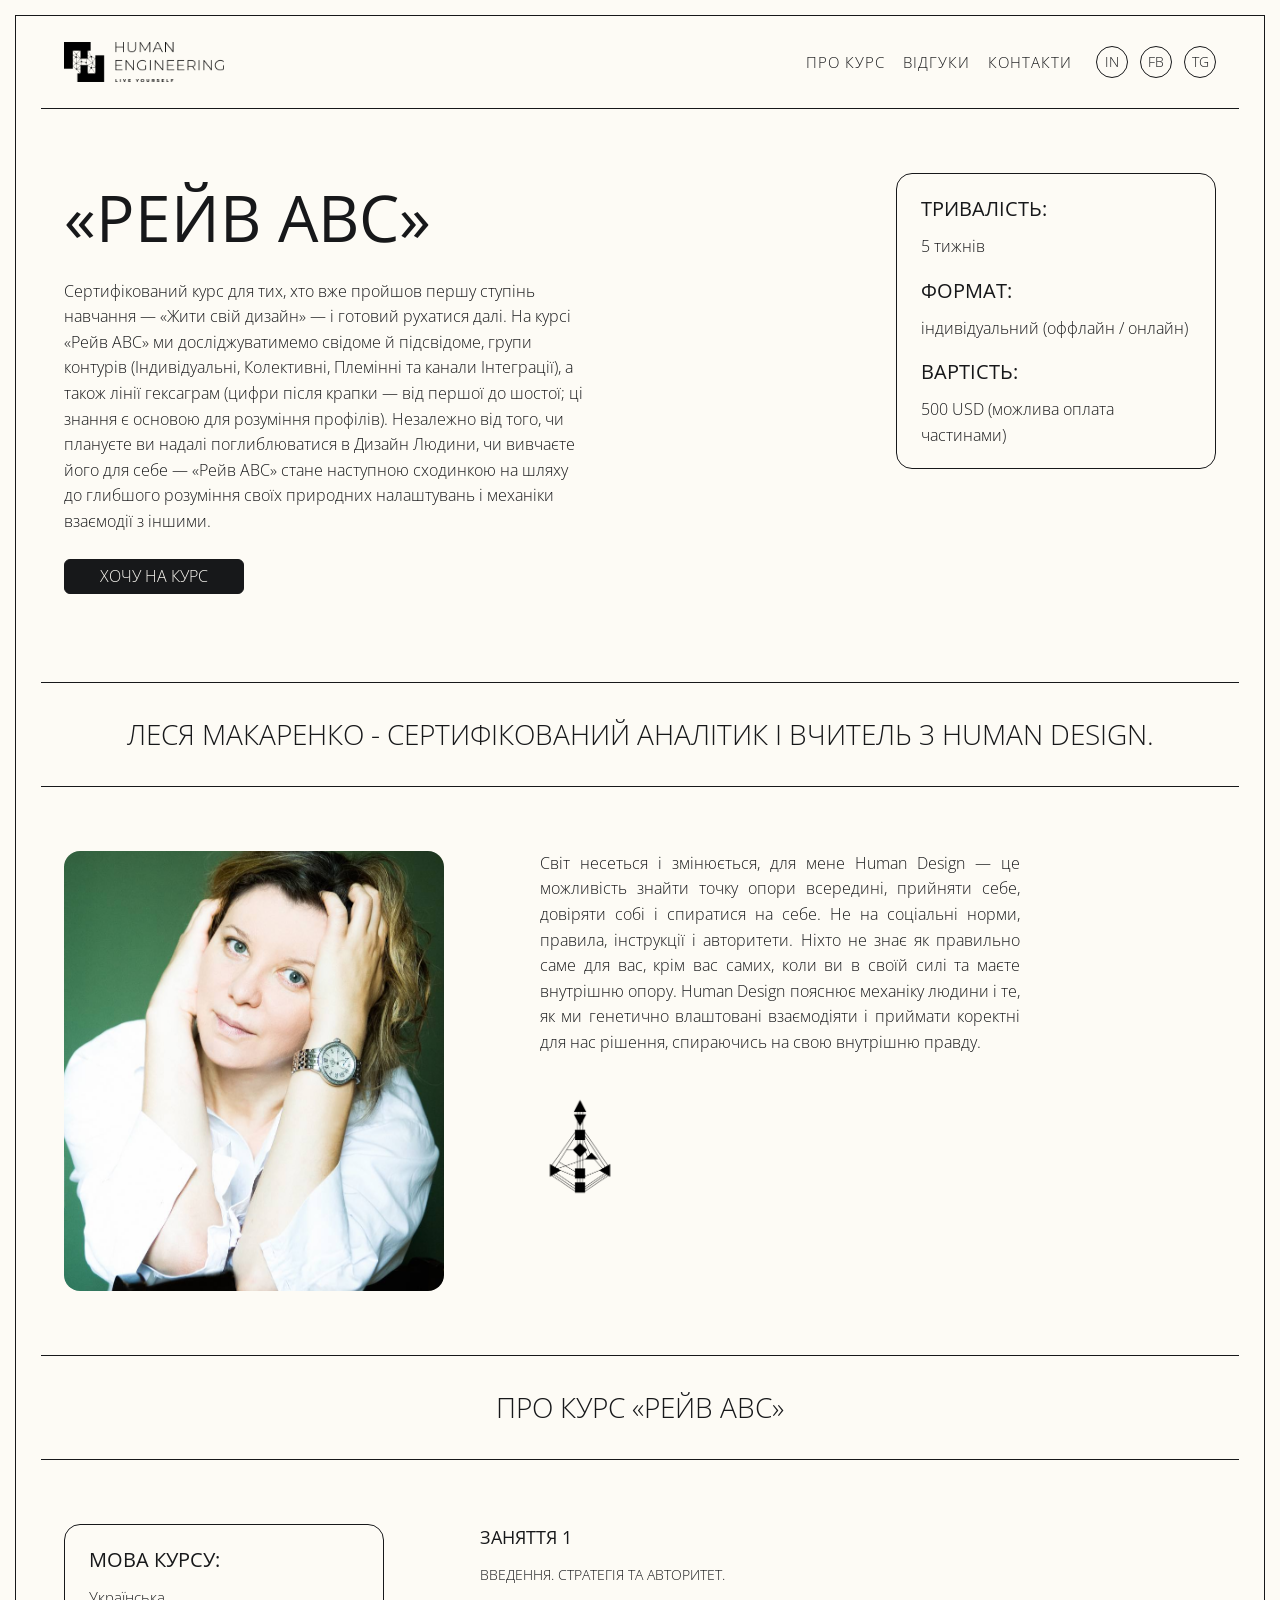
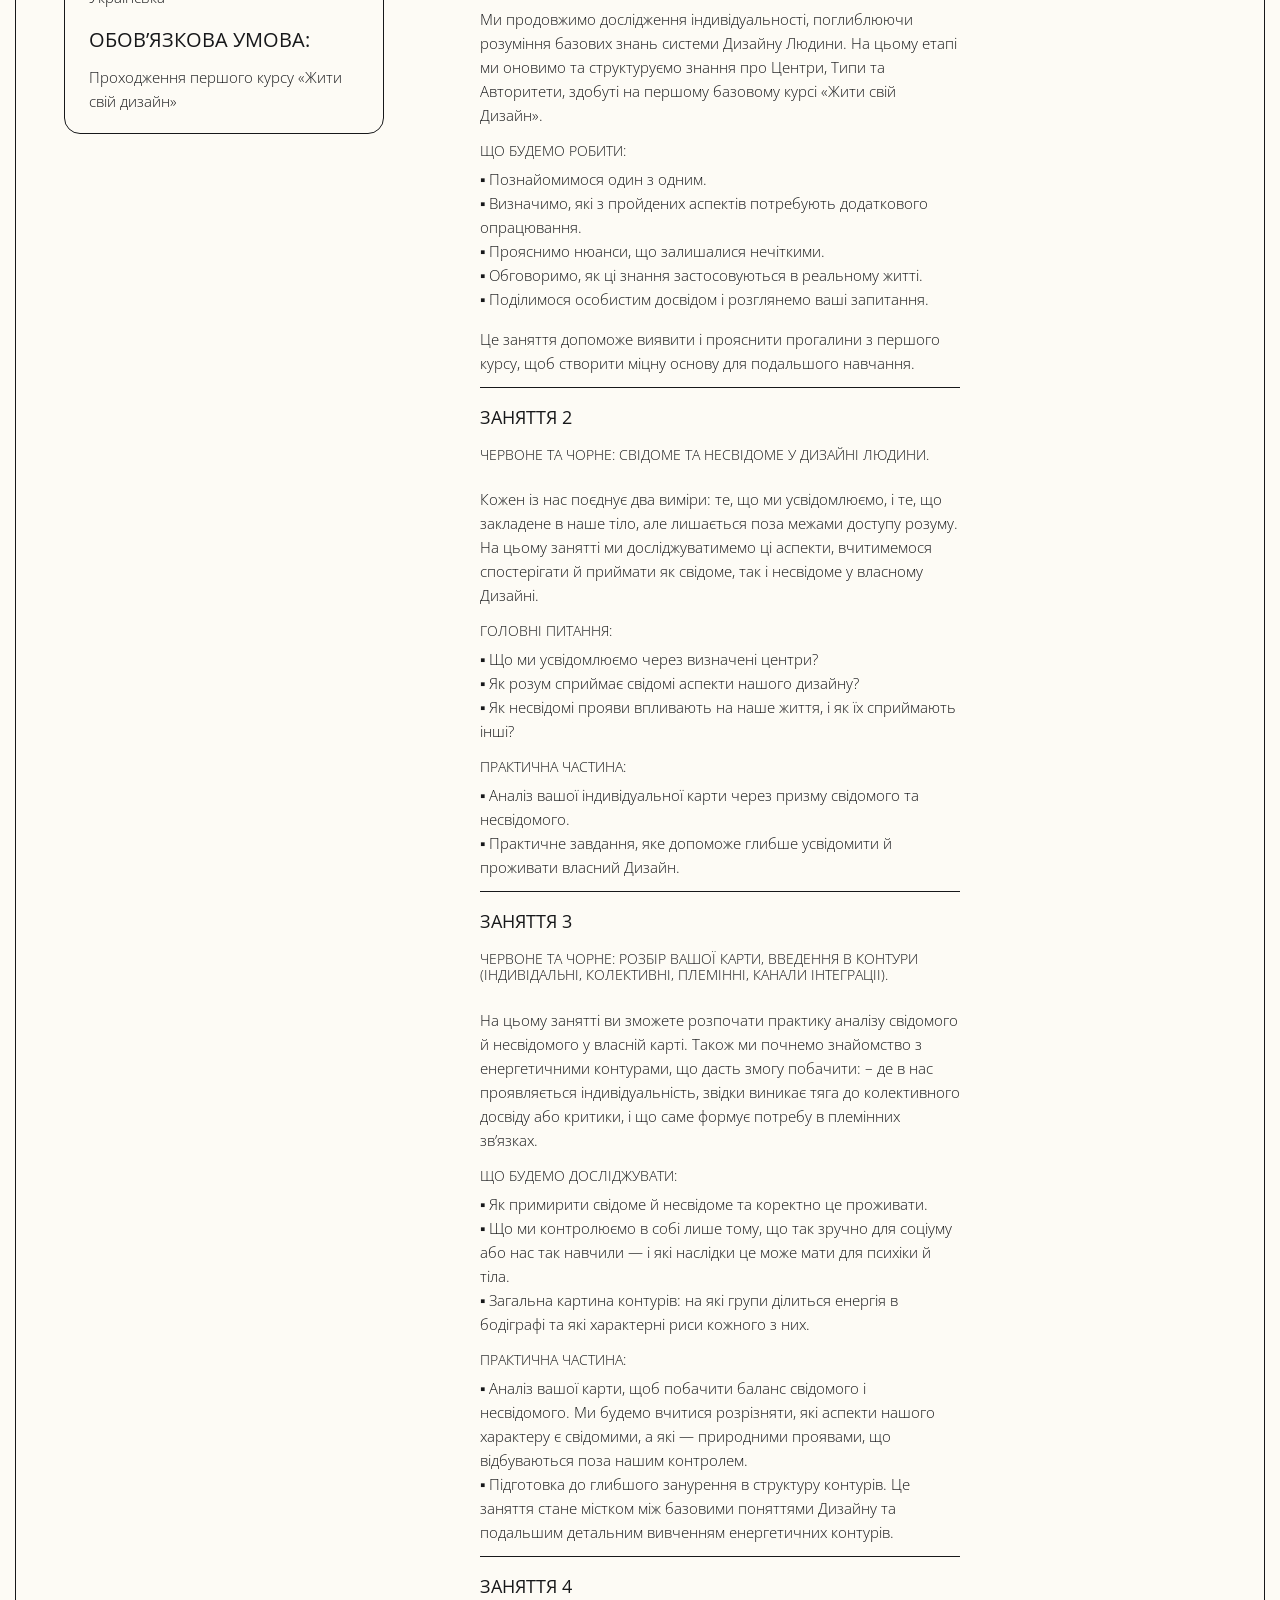
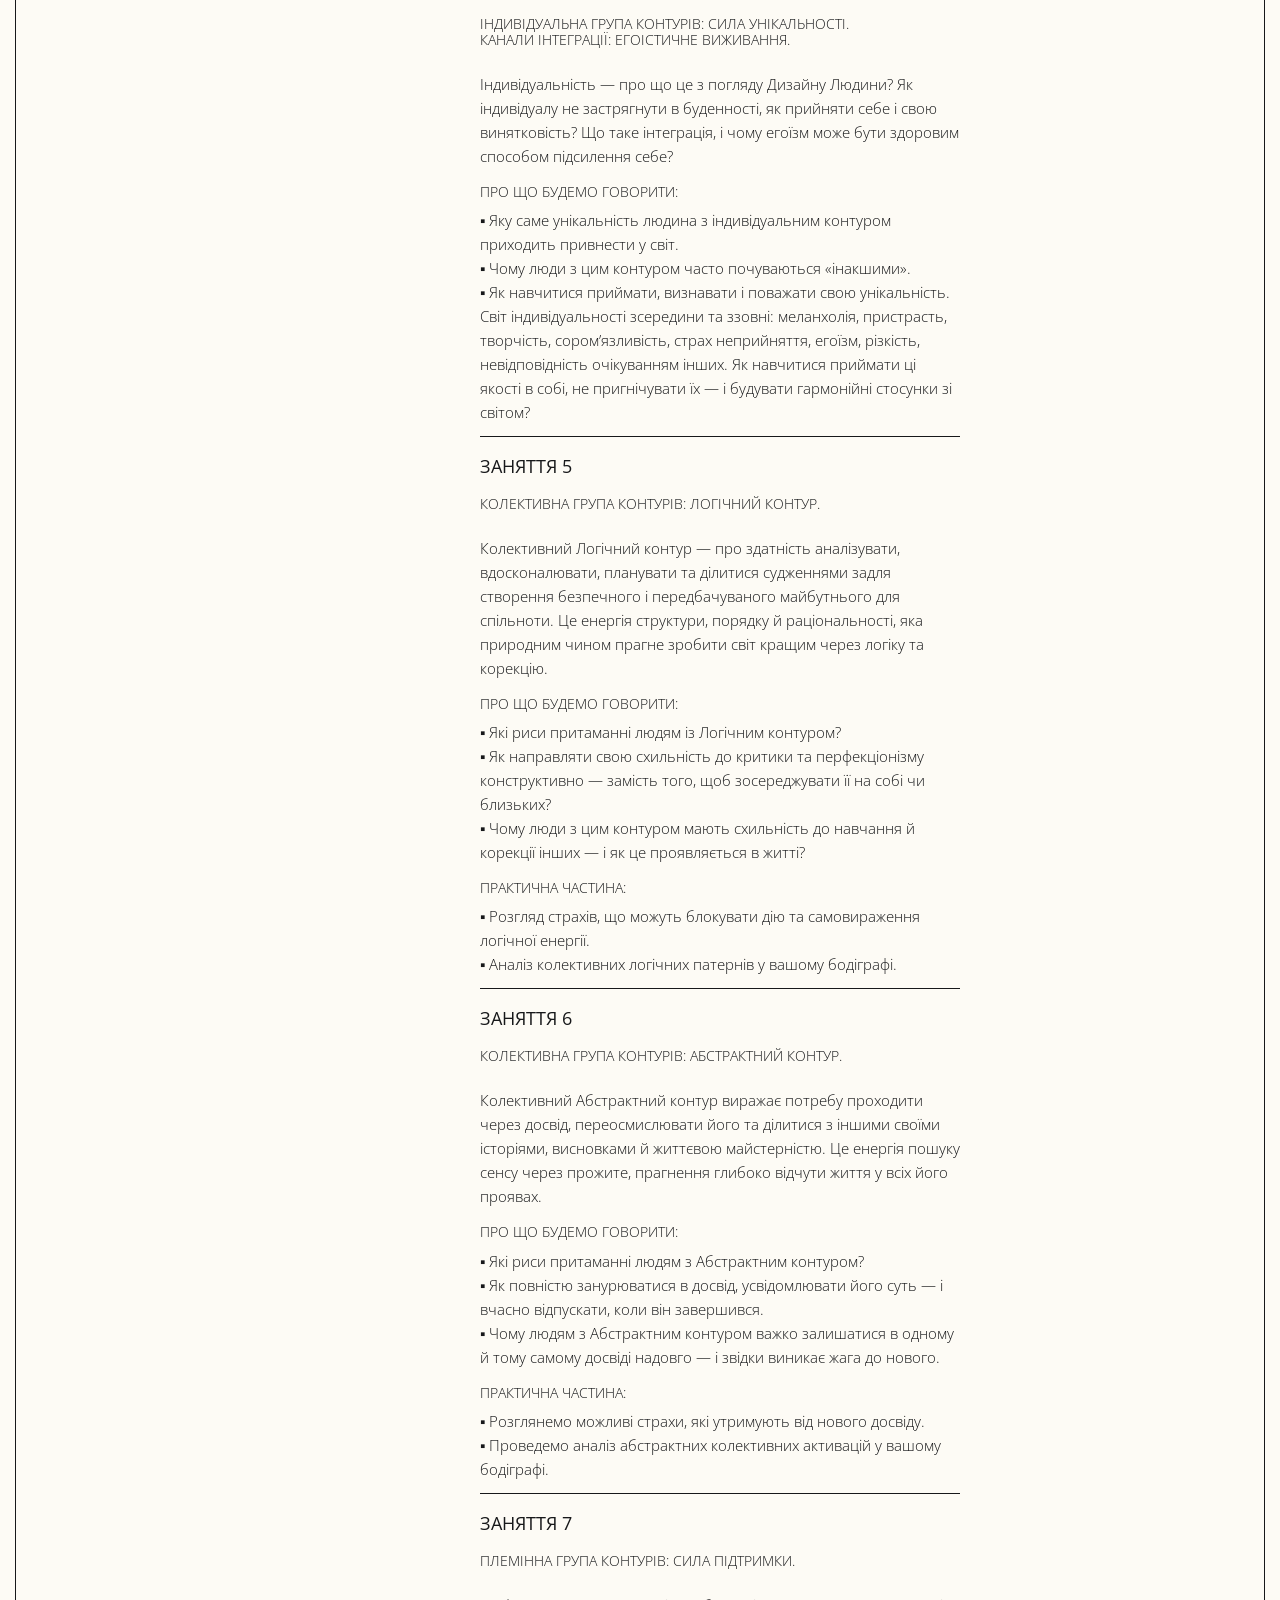
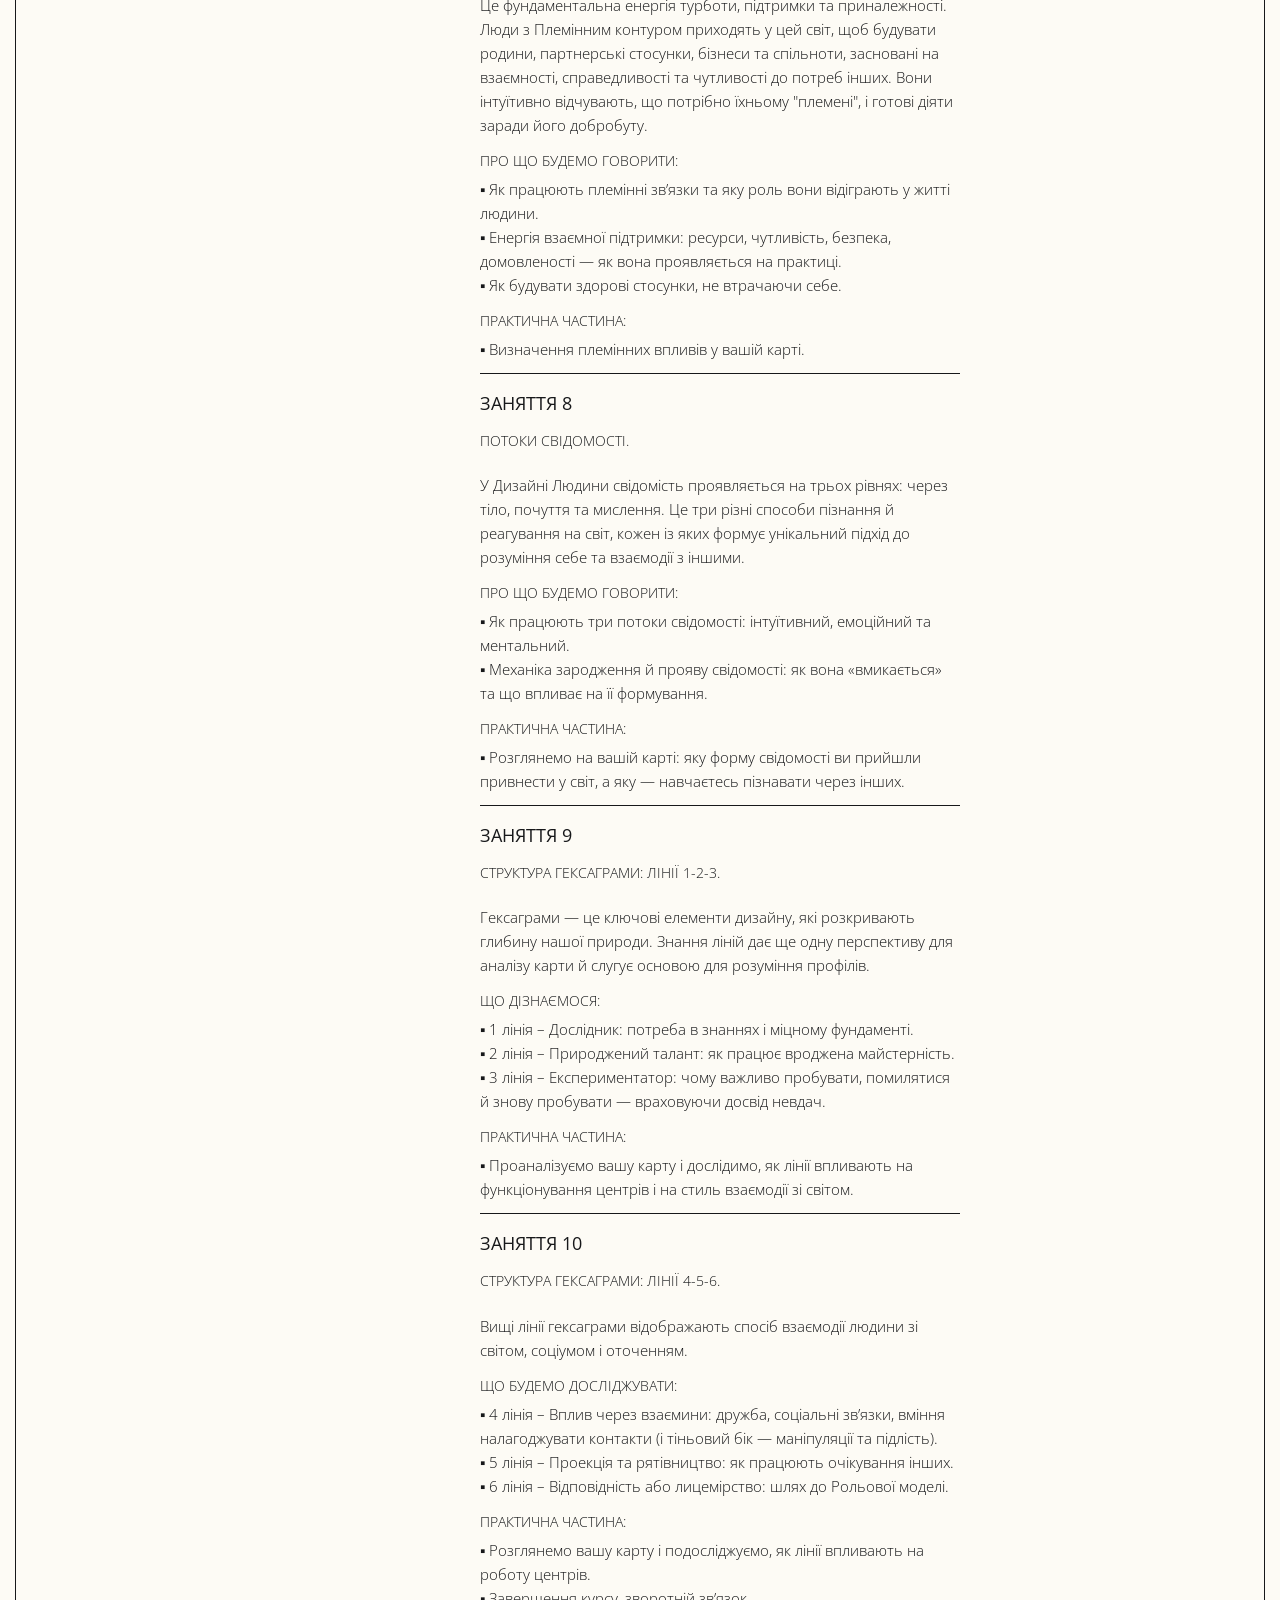
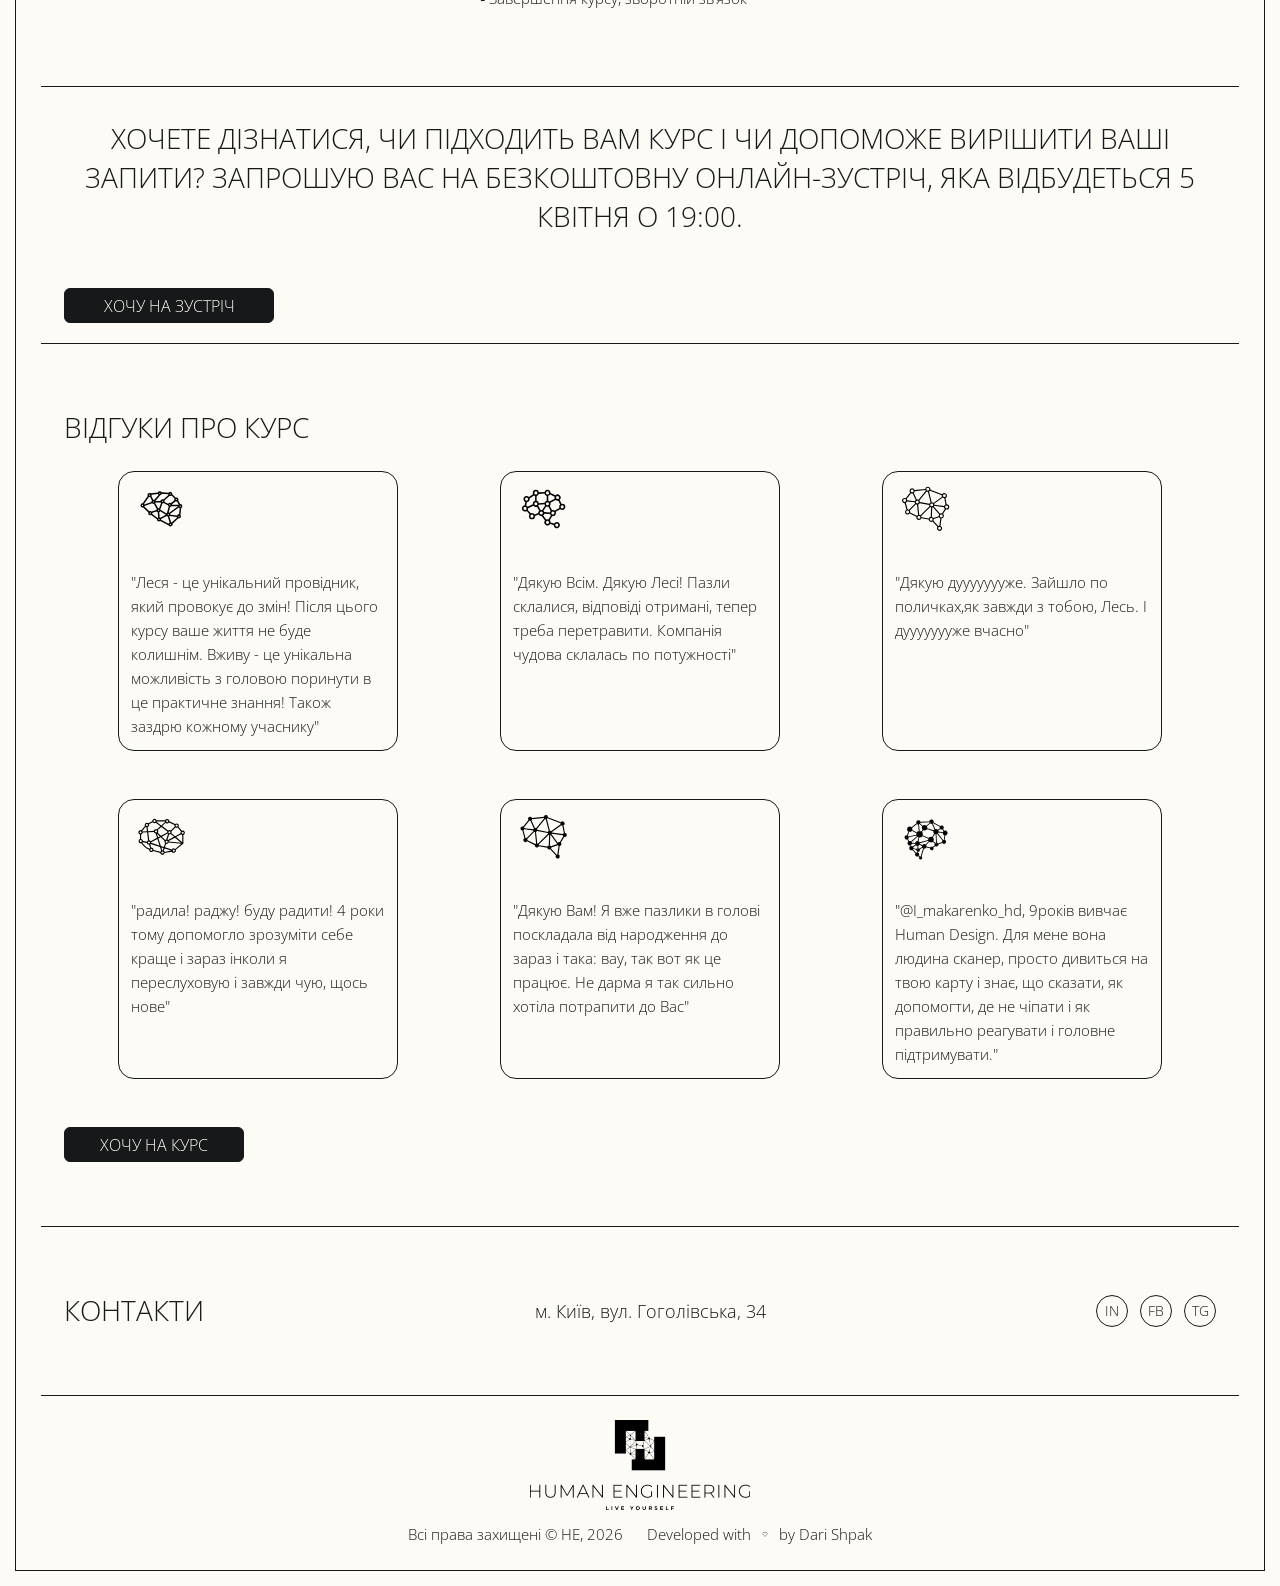
<file: abc-course.html>
<!DOCTYPE html>
<html lang="uk">
  <head>
    <meta charset="UTF-8" />
    <meta name="viewport" content="width=device-width, initial-scale=1.0" />
    <title>Human Engineering - ABC</title>
    <link rel="icon" type="image/x-icon" href="./images/icons/fav.ico" />
    <link rel="preconnect" href="https://fonts.googleapis.com" />
    <link rel="preconnect" href="https://fonts.gstatic.com" crossorigin />
    <link
      href="https://fonts.googleapis.com/css2?family=Open+Sans:ital,wght@0,300..800;1,300..800&display=swap"
      rel="stylesheet"
    />
    <link
      rel="stylesheet"
      href="https://cdnjs.cloudflare.com/ajax/libs/modern-normalize/1.1.0/modern-normalize.min.css"
      integrity="sha512-wpPYUAdjBVSE4KJnH1VR1HeZfpl1ub8YT/NKx4PuQ5NmX2tKuGu6U/JRp5y+Y8XG2tV+wKQpNHVUX03MfMFn9Q=="
      crossorigin="anonymous"
      referrerpolicy="no-referrer"
    />
    <link rel="stylesheet" href="./css/styles.css?v=1224" />
  </head>

  <body>
    <div class="body-wrapper">
      <button id="scrollToTopBtn">
        <svg class="scroll-up-icon" width="62" height="62">
          <use href="./images/icons/icons.svg#icon-arrow"></use>
        </svg>
      </button>
      <header class="header">
        <div class="container header-container">
          <a href="/">
            <img
              class="logo"
              src="./images/logo.png"
              alt="логотип компанії"
              width="160"
          /></a>
          <nav class="nav-wrap">
            <ul class="nav-list list">
              <li>
                <a class="nav-link link" href="#about">Про курс</a>
              </li>
              <li>
                <a class="nav-link link" href="#testimonials">Відгуки</a>
              </li>
              <li>
                <a class="nav-link link" href="#contacts">Контакти</a>
              </li>
            </ul>
          </nav>
          <ul class="socials">
            <li class="social-item">
              <a
                class="link social-link"
                href="https://www.instagram.com/l_makarenko_hd?igsh=MXV4N3QwbDVreXBoYQ=="
                target="_blank"
                rel="no-opener no-referrer no-follow noopener norefferrer nofollow"
                aria-label="instagram"
                >in</a
              >
            </li>
            <li class="social-item">
              <a
                class="link social-link"
                href="https://www.facebook.com/lesia.makarenko"
                target="_blank"
                rel="no-opener no-referrer no-follow noopener norefferrer nofollow"
                aria-label="facebook"
                >fb</a
              >
            </li>
            <li class="social-item">
              <a
                class="link social-link"
                href="https://t.me/Lesia_Makarenko"
                target="_blank"
                rel="no-opener no-referrer no-follow noopener norefferrer nofollow"
                >Tg</a
              >
            </li>
          </ul>

          <button class="mob-menu-btn" type="button">
            <svg class="mob-menu-icon" id="menu-icon" width="30" height="30">
              <use
                href="./images/icons/icons.svg#icon-menu"
                class="burger-icon"
                id="burger-icon"
              ></use>
              <use
                href="./images/icons/icons.svg#icon-close1"
                class="close-icon"
                id="close-icon"
              ></use>
            </svg>
          </button>
        </div>
        <!-- mob-menu -->
        <div class="mob-menu" id="mob-menu">
          <nav class="mob-menu-nav">
            <ul class="mob-menu-nav-list list">
              <li class="mob-menu-item">
                <a class="mob-menu-nav-link link" href="#about">Про курс</a>
              </li>
              <li class="mob-menu-item">
                <a class="mob-menu-nav-link link" href="#testimonials"
                  >Відгуки</a
                >
              </li>
              <li class="mob-menu-item">
                <a class="mob-menu-nav-link link" href="#contacts">Контакти</a>
              </li>
            </ul>
          </nav>
          <svg class="decor-icon" width="82" height="82">
            <use href="./images/icons/icons.svg#icon-decor7"></use>
          </svg>
        </div>
      </header>
      <div class="horizontal-line"></div>

      <main>
        <section class="hero section">
          <div class="container hero-container">
            <div class="hero-text-content course-hero-text-wrap">
              <h1 class="hero-title">«Рейв АВС»</h1>
              <p class="hero-text">
                Сертифікований курс для тих, хто вже пройшов першу ступінь
                навчання — «Жити свій дизайн» — і готовий рухатися далі. На
                курсі «Рейв АВС» ми досліджуватимемо свідоме й підсвідоме, групи
                контурів (Індивідуальні, Колективні, Племінні та канали
                Інтеграції), а також лінії гексаграм (цифри після крапки — від
                першої до шостої; ці знання є основою для розуміння профілів).
                Незалежно від того, чи плануєте ви надалі поглиблюватися в
                Дизайн Людини, чи вивчаєте його для себе — «Рейв АВС» стане
                наступною сходинкою на шляху до глибшого розуміння своїх
                природних налаштувань і механіки взаємодії з іншими.
              </p>

              <button
                type="button"
                class="button hero-btn"
                data-source="rave-abc-course"
                data-modal-open
              >
                хочу на курс
              </button>
            </div>
            <div class="info-wrap">
              <ul
                class="list course-description services-item sticky-description"
              >
                <li class="course-description-item">
                  <h2 class="subtitle services-subtitle">Тривалість:</h2>
                  <p class="hero-text">5 тижнів</p>
                </li>
                <li class="course-description-item">
                  <h2 class="subtitle services-subtitle">Формат:</h2>
                  <p class="hero-text">індивідуальний (оффлайн / онлайн)</p>
                </li>

                <li class="course-description-item">
                  <h2 class="subtitle services-subtitle">Вартість:</h2>
                  <p class="hero-text">500 USD (можлива оплата частинами)</p>
                </li>
              </ul>
            </div>
          </div>
        </section>
        <div class="horizontal-line"></div>
        <div class="container">
          <h2 class="title section-title">
            Леся Макаренко - Сертифікований аналітик і вчитель з Human Design.
          </h2>
        </div>
        <div class="horizontal-line"></div>
        <section class="about section">
          <div class="container courses-container">
            <div class="courses-content">
              <div class="img-wrap courses-img-wrap">
                <img
                  class="courses-img"
                  src="./images/photo_2024-10-13_16-35-01.jpg"
                  alt="фотографія експерта"
                  width="320"
                />
              </div>
              <div class="courses-item">
                <p class="hero-text about-text-area">
                  Світ несеться і змінюється, для мене Human Design — це
                  можливість знайти точку опори всередині, прийняти себе,
                  довіряти собі і спиратися на себе. Не на соціальні норми,
                  правила, інструкції і авторитети. Ніхто не знає як правильно
                  саме для вас, крім вас самих, коли ви в своїй силі та маєте
                  внутрішню опору. Human Design пояснює механіку людини і те, як
                  ми генетично влаштовані взаємодіяти і приймати коректні для
                  нас рішення, спираючись на свою внутрішню правду.
                </p>
                <img
                  src="./images/body.png"
                  alt="схема бодіграфу людини"
                  width="80"
                />
              </div>
            </div>
          </div>
        </section>
        <div class="horizontal-line"></div>
        <div class="container">
          <h2 class="title section-title">Про курс «Рейв АВС»</h2>
        </div>
        <div class="horizontal-line"></div>
        <section id="about" class="section about-abc-section courses-section">
          <div class="container about-abc-container courses-container">
            <div class="courses-content">
              <div class="info-wrap">
                <ul
                  class="list course-description services-item sticky-description"
                >
                  <li class="course-description-item">
                    <h2 class="subtitle services-subtitle">Мова курсу:</h2>
                    <p class="text">Українська</p>
                  </li>
                  <li class="course-description-item">
                    <h2 class="subtitle services-subtitle">
                      Обовʼязкова умова:
                    </h2>
                    <p class="text">
                      Проходження першого курсу «Жити свій дизайн»
                    </p>
                  </li>
                </ul>
              </div>

              <ul class="study-list list courses-list">
                <li class="study-item courses-item">
                  <h3 class="subtitle">Заняття 1</h3>
                  <h4 class="course-description-subtitle">
                    Введення. Стратегія та Авторитет.
                  </h4>
                  <p class="text">
                    Ми продовжимо дослідження індивідуальності, поглиблюючи
                    розуміння базових знань системи Дизайну Людини. На цьому
                    етапі ми оновимо та структуруємо знання про Центри, Типи та
                    Авторитети, здобуті на першому базовому курсі «Жити свій
                    Дизайн».
                  </p>
                  <span class="list descr-list">
                    <h4 class="course-description-subtitle">
                      Що будемо робити:
                    </h4>
                    <p class="text services-text">
                      ▪️ Познайомимося один з одним.
                    </p>
                    <p class="text services-text">
                      ▪️ Визначимо, які з пройдених аспектів потребують
                      додаткового опрацювання.
                    </p>
                    <p class="text services-text">
                      ▪️ Прояснимо нюанси, що залишалися нечіткими.
                    </p>
                    <p class="text services-text">
                      ▪️ Обговоримо, як ці знання застосовуються в реальному
                      житті.
                    </p>
                    <p class="text services-text">
                      ▪️ Поділимося особистим досвідом і розглянемо ваші
                      запитання.
                    </p>
                  </span>
                  <p class="text services-text">
                    Це заняття допоможе виявити і прояснити прогалини з першого
                    курсу, щоб створити міцну основу для подальшого навчання.
                  </p>
                </li>
                <li class="study-item courses-item">
                  <h3 class="subtitle">Заняття 2</h3>
                  <h4 class="course-description-subtitle">
                    Червоне та Чорне: Свідоме та Несвідоме у Дизайні Людини.
                  </h4>
                  <p class="text services-text">
                    Кожен із нас поєднує два виміри: те, що ми усвідомлюємо, і
                    те, що закладене в наше тіло, але лишається поза межами
                    доступу розуму. На цьому занятті ми досліджуватимемо ці
                    аспекти, вчитимемося спостерігати й приймати як свідоме, так
                    і несвідоме у власному Дизайні.
                  </p>
                  <span class="list descr-list">
                    <h4 class="course-description-subtitle">
                      Головні питання:
                    </h4>

                    <p class="text services-text">
                      ▪️ Що ми усвідомлюємо через визначені центри?
                    </p>
                    <p class="text services-text">
                      ▪️ Як розум сприймає свідомі аспекти нашого дизайну?
                    </p>
                    <p class="text services-text">
                      ▪️ Як несвідомі прояви впливають на наше життя, і як їх
                      сприймають інші?
                    </p>
                  </span>
                  <span class="list descr-list">
                    <h4 class="course-description-subtitle">
                      Практична частина:
                    </h4>

                    <p class="text services-text">
                      ▪️ Аналіз вашої індивідуальної карти через призму
                      свідомого та несвідомого.
                    </p>
                    <p class="text services-text">
                      ▪️ Практичне завдання, яке допоможе глибше усвідомити й
                      проживати власний Дизайн.
                    </p>
                  </span>
                </li>
                <li class="study-item courses-item">
                  <h3 class="subtitle">Заняття 3</h3>
                  <h4 class="course-description-subtitle">
                    ЧЕРВОНЕ ТА ЧОРНЕ: РОЗБІР ВАШОЇ КАРТИ, ВВЕДЕННЯ В КОНТУРИ
                    (ІНДИВІДАЛЬНІ, КОЛЕКТИВНІ, ПЛЕМІННІ, КАНАЛИ ІНТЕГРАЦІІ).
                  </h4>
                  <p class="text services-text">
                    На цьому занятті ви зможете розпочати практику аналізу
                    свідомого й несвідомого у власній карті. Також ми почнемо
                    знайомство з енергетичними контурами, що дасть змогу
                    побачити: – де в нас проявляється індивідуальність, звідки
                    виникає тяга до колективного досвіду або критики, і що саме
                    формує потребу в племінних зв’язках.
                  </p>

                  <span class="list descr-list">
                    <h4 class="course-description-subtitle">
                      Що будемо досліджувати:
                    </h4>

                    <p class="text services-text">
                      ▪️ Як примирити свідоме й несвідоме та коректно це
                      проживати.
                    </p>
                    <p class="text services-text">
                      ▪️ Що ми контролюємо в собі лише тому, що так зручно для
                      соціуму або нас так навчили — і які наслідки це може мати
                      для психіки й тіла.
                    </p>
                    <p class="text services-text">
                      ▪️ Загальна картина контурів: на які групи ділиться
                      енергія в бодіграфі та які характерні риси кожного з них.
                    </p>
                  </span>
                  <span class="list descr-list">
                    <h4 class="course-description-subtitle">
                      Практична частина:
                    </h4>

                    <p class="text services-text">
                      ▪️ Аналіз вашої карти, щоб побачити
                      баланс свідомого і несвідомого. Ми будемо вчитися
                      розрізняти, які аспекти нашого характеру є свідомими, а
                      які — природними проявами, що відбуваються поза нашим
                      контролем.
                    </p>
                    <p class="text services-text">
                      ▪️ Підготовка до глибшого занурення в структуру контурів.
                      Це заняття стане містком між базовими поняттями Дизайну та
                      подальшим детальним вивченням енергетичних контурів.
                    </p>
                  </span>
                </li>
                <li class="study-item courses-item">
                  <h3 class="subtitle">Заняття 4</h3>
                  <h4 class="course-description-subtitle">
                    ІНДИВІДУАЛЬНА ГРУПА КОНТУРІВ: СИЛА УНІКАЛЬНОСТІ. <br />
                    КАНАЛИ ІНТЕГРАЦІЇ: ЕГОІСТИЧНЕ ВИЖИВАННЯ.
                  </h4>

                  <p class="text services-text">
                    Індивідуальність — про що це з погляду Дизайну Людини? Як
                    індивідуалу не застрягнути в буденності, як прийняти себе і
                    свою винятковість? Що таке інтеграція, і чому егоїзм може
                    бути здоровим способом підсилення себе?
                  </p>
                  <span class="list descr-list">
                    <h4 class="course-description-subtitle">
                      Про що будемо говорити:
                    </h4>

                    <p class="text services-text">
                      ▪️ Яку саме унікальність людина з індивідуальним контуром
                      приходить привнести у світ.
                    </p>
                    <p class="text services-text">
                      ▪️ Чому люди з цим контуром часто почуваються «інакшими».
                    </p>
                    <p class="text services-text">
                      ▪️ Як навчитися приймати, визнавати і поважати свою
                      унікальність.
                    </p>
                    <p class="text services-text">
                      Світ індивідуальності зсередини та ззовні: меланхолія,
                      пристрасть, творчість, сором’язливість, страх неприйняття,
                      егоїзм, різкість, невідповідність очікуванням інших. Як
                      навчитися приймати ці якості в собі, не пригнічувати їх —
                      і будувати гармонійні стосунки зі світом?
                    </p>
                  </span>
                </li>
                <li class="study-item courses-item">
                  <h3 class="subtitle">Заняття 5</h3>
                  <h4 class="course-description-subtitle">
                    КОЛЕКТИВНА ГРУПА КОНТУРІВ: ЛОГІЧНИЙ КОНТУР.
                  </h4>
                  <p class="text services-text">
                    Колективний Логічний контур — про здатність аналізувати,
                    вдосконалювати, планувати та ділитися судженнями задля
                    створення безпечного і передбачуваного майбутнього для
                    спільноти. Це енергія структури, порядку й раціональності,
                    яка природним чином прагне зробити світ кращим через логіку
                    та корекцію.
                  </p>
                  <span class="list descr-list">
                    <h4 class="course-description-subtitle">
                      Про що будемо говорити:
                    </h4>

                    <p class="text services-text">
                      ▪️ Які риси притаманні людям із Логічним контуром?
                    </p>
                    <p class="text services-text">
                      ▪️ Як направляти свою схильність до критики та
                      перфекціонізму конструктивно — замість того, щоб
                      зосереджувати її на собі чи близьких?
                    </p>
                    <p class="text services-text">
                      ▪️ Чому люди з цим контуром мають схильність до навчання й
                      корекції інших — і як це проявляється в житті?
                    </p>
                  </span>
                  <span class="list descr-list">
                    <h4 class="course-description-subtitle">
                      Практична частина:
                    </h4>

                    <p class="text services-text">
                      ▪️ Розгляд страхів, що можуть блокувати дію та
                      самовираження логічної енергії.
                    </p>
                    <p class="text services-text">
                      ▪️ Аналіз колективних логічних патернів у вашому
                      бодіграфі.
                    </p>
                  </span>
                </li>
                <li class="study-item courses-item">
                  <h3 class="subtitle">Заняття 6</h3>
                  <h4 class="course-description-subtitle">
                    КОЛЕКТИВНА ГРУПА КОНТУРІВ: АБСТРАКТНИЙ КОНТУР.
                  </h4>
                  <p class="text services-text">
                    Колективний Абстрактний контур виражає потребу проходити
                    через досвід, переосмислювати його та ділитися з іншими
                    своїми історіями, висновками й життєвою майстерністю. Це
                    енергія пошуку сенсу через прожите, прагнення глибоко
                    відчути життя у всіх його проявах.
                  </p>
                  <span class="list descr-list">
                    <h4 class="course-description-subtitle">
                      ПРО ЩО БУДЕМО ГОВОРИТИ:
                    </h4>

                    <p class="text services-text">
                      ▪️ Які риси притаманні людям з Абстрактним контуром?
                    </p>
                    <p class="text services-text">
                      ▪️ Як повністю занурюватися в досвід, усвідомлювати його
                      суть — і вчасно відпускати, коли він завершився.
                    </p>
                    <p class="text services-text">
                      ▪️ Чому людям з Абстрактним контуром важко залишатися в
                      одному й тому самому досвіді надовго — і звідки виникає
                      жага до нового.
                    </p>
                  </span>
                  <span class="list descr-list">
                    <h4 class="course-description-subtitle">
                      Практична частина:
                    </h4>

                    <p class="text services-text">
                      ▪️ Розглянемо можливі страхи, які утримують від нового
                      досвіду.
                    </p>
                    <p class="text services-text">
                      ▪️ Проведемо аналіз абстрактних колективних активацій у
                      вашому бодіграфі.
                    </p>
                  </span>
                </li>
                <li class="study-item courses-item">
                  <h3 class="subtitle">Заняття 7</h3>
                  <h4 class="course-description-subtitle">
                    ПЛЕМІННА ГРУПА КОНТУРІВ: СИЛА ПІДТРИМКИ.
                  </h4>
                  <p class="text services-text">
                    Це фундаментальна енергія турботи, підтримки та
                    приналежності. Люди з Племінним контуром приходять у цей
                    світ, щоб будувати родини, партнерські стосунки, бізнеси та
                    спільноти, засновані на взаємності, справедливості та
                    чутливості до потреб інших. Вони інтуїтивно відчувають, що
                    потрібно їхньому "племені", і готові діяти заради його
                    добробуту.
                  </p>
                  <span class="list descr-list">
                    <h4 class="course-description-subtitle">
                      ПРО ЩО БУДЕМО ГОВОРИТИ:
                    </h4>

                    <p class="text services-text">
                      ▪️ Як працюють племінні зв’язки та яку роль вони
                      відіграють у житті людини.
                    </p>
                    <p class="text services-text">
                      ▪️ Енергія взаємної підтримки: ресурси, чутливість,
                      безпека, домовленості — як вона проявляється на практиці.
                    </p>
                    <p class="text services-text">
                      ▪️ Як будувати здорові стосунки, не втрачаючи себе.
                    </p>
                  </span>
                  <span class="list descr-list">
                    <h4 class="course-description-subtitle">
                      Практична частина:
                    </h4>

                    <p class="text services-text">
                      ▪️ Визначення племінних впливів у вашій карті.
                    </p>
                  </span>
                </li>
                <li class="study-item courses-item">
                  <h3 class="subtitle">Заняття 8</h3>
                  <h4 class="course-description-subtitle">ПОТОКИ СВІДОМОСТІ.</h4>
                  <p class="text services-text">
                    У Дизайні Людини свідомість проявляється на трьох рівнях:
                    через тіло, почуття та мислення. Це три різні способи
                    пізнання й реагування на світ, кожен із яких формує
                    унікальний підхід до розуміння себе та взаємодії з іншими.
                  </p>
                  <span class="list descr-list">
                    <h4 class="course-description-subtitle">
                      ПРО ЩО БУДЕМО ГОВОРИТИ:
                    </h4>

                    <p class="text services-text">
                      ▪️ Як працюють три потоки свідомості: інтуїтивний,
                      емоційний та ментальний.
                    </p>
                    <p class="text services-text">
                      ▪️ Механіка зародження й прояву свідомості: як вона
                      «вмикається» та що впливає на її формування.
                    </p>
                  </span>
                  <span class="list descr-list">
                    <h4 class="course-description-subtitle">
                      Практична частина:
                    </h4>

                    <p class="text services-text">
                      ▪️ Розглянемо на вашій карті: яку форму свідомості ви
                      прийшли привнести у світ, а яку — навчаєтесь пізнавати
                      через інших.
                    </p>
                  </span>
                </li>
                <li class="study-item courses-item">
                  <h3 class="subtitle">Заняття 9</h3>
                  <h4 class="course-description-subtitle">
                    СТРУКТУРА ГЕКСАГРАМИ: ЛІНІЇ 1-2-3.
                  </h4>
                  <p class="text services-text">
                    Гексаграми — це ключові елементи дизайну, які розкривають
                    глибину нашої природи. Знання ліній дає ще одну перспективу
                    для аналізу карти й слугує основою для розуміння профілів.
                  </p>
                  <span class="list descr-list">
                    <h4 class="course-description-subtitle">ЩО ДІЗНАЄМОСЯ:</h4>

                    <p class="text services-text">
                      ▪️ 1 лінія – Дослідник: потреба в знаннях і міцному
                      фундаменті.
                    </p>
                    <p class="text services-text">
                      ▪️ 2 лінія – Природжений талант: як працює вроджена
                      майстерність.
                    </p>
                    <p class="text services-text">
                      ▪️ 3 лінія – Експериментатор: чому важливо пробувати,
                      помилятися й знову пробувати — враховуючи досвід невдач.
                    </p>
                  </span>
                  <span class="list descr-list">
                    <h4 class="course-description-subtitle">
                      Практична частина:
                    </h4>

                    <p class="text services-text">
                      ▪️ Проаналізуємо вашу карту і дослідимо, як лінії
                      впливають на функціонування центрів і на стиль взаємодії
                      зі світом.
                    </p>
                  </span>
                </li>
                <li class="study-item courses-item">
                  <h3 class="subtitle">Заняття 10</h3>
                  <h4 class="course-description-subtitle">
                    СТРУКТУРА ГЕКСАГРАМИ: ЛІНІЇ 4-5-6.
                  </h4>
                  <p class="text services-text">
                    Вищі лінії гексаграми відображають спосіб взаємодії людини
                    зі світом, соціумом і оточенням.
                  </p>
                  <span class="list descr-list">
                    <h4 class="course-description-subtitle">
                      ЩО БУДЕМО ДОСЛІДЖУВАТИ:
                    </h4>

                    <p class="text services-text">
                      ▪️ 4 лінія – Вплив через взаємини: дружба, соціальні
                      зв’язки, вміння налагоджувати контакти (і тіньовий бік —
                      маніпуляції та підлість).
                    </p>
                    <p class="text services-text">
                      ▪️ 5 лінія – Проекція та рятівництво: як працюють
                      очікування інших.
                    </p>
                    <p class="text services-text">
                      ▪️ 6 лінія – Відповідність або лицемірство: шлях до
                      Рольової моделі.
                    </p>
                  </span>
                  <span class="list descr-list">
                    <h4 class="course-description-subtitle">
                      Практична частина:
                    </h4>
                    <p class="text services-text">
                      ▪️ Розглянемо вашу карту і подосліджуємо, як лінії
                      впливають на роботу центрів.
                    </p>
                    <p class="text services-text">
                      ▪️ Завершення курсу, зворотній звʼязок
                    </p>
                  </span>
                </li>
              </ul>
            </div>
          </div>
        </section>

        <div class="horizontal-line"></div>
        <div class="container">
          <h2 class="title section-title">
            Хочете дізнатися, чи підходить вам курс і чи допоможе вирішити ваші
            запити? Запрошую вас на безкоштовну онлайн-зустріч, яка відбудеться
            5 квітня о 19:00.
          </h2>

          <button
            class="button cta-services-btn meeting-button"
            type="button"
            data-source="living-course-meeting"
            data-modal-open
          >
            хочу на зустріч
          </button>
        </div>
        <div class="horizontal-line"></div>
        <section id="testimonials" class="testimonials-section section">
          <div class="container testimonials-container">
            <h2 class="title testimonials-title">Відгуки про курс</h2>
            <ul class="testimonials-list">
              <li class="testimonials-item">
                <svg class="decor-icon" width="62" height="62">
                  <use href="./images/icons/icons.svg#icon-decor2"></use>
                </svg>
                <p class="text">
                  "Леся - це унікальний провідник, який провокує до змін! Після
                  цього курсу ваше життя не буде колишнім. Вживу - це унікальна
                  можливість з головою поринути в це практичне знання! Також
                  заздрю кожному учаснику"
                </p>
              </li>
              <li class="testimonials-item">
                <svg class="decor-icon" width="62" height="62">
                  <use href="./images/icons/icons.svg#icon-decor15"></use>
                </svg>
                <p class="text">
                  "Дякую Всім. Дякую Лесі! Пазли склалися, відповіді отримані,
                  тепер треба перетравити. Компанія чудова склалась по
                  потужності"
                </p>
              </li>
              <li class="testimonials-item">
                <svg class="decor-icon" width="62" height="62">
                  <use href="./images/icons/icons.svg#icon-decor17"></use>
                </svg>
                <p class="text">
                  "Дякую дуууууууже. Зайшло по поличках,як завжди з тобою, Лесь.
                  І дуууууууже вчасно"
                </p>
              </li>
              <li class="testimonials-item">
                <svg class="decor-icon" width="62" height="62">
                  <use href="./images/icons/icons.svg#icon-decor11"></use>
                </svg>
                <p class="text">
                  "радила! раджу! буду радити! 4 роки тому допомогло зрозуміти
                  себе краще і зараз інколи я переслуховую і завжди чую, щось
                  нове"
                </p>
              </li>
              <li class="testimonials-item">
                <svg class="decor-icon" width="62" height="62">
                  <use href="./images/icons/icons.svg#icon-decor16"></use>
                </svg>
                <p class="text">
                  "Дякую Вам! Я вже пазлики в голові поскладала від народження
                  до зараз і така: вау, так вот як це працює. Не дарма я так
                  сильно хотіла потрапити до Bас"
                </p>
              </li>
              <li class="testimonials-item">
                <svg class="decor-icon" width="62" height="62">
                  <use href="./images/icons/icons.svg#icon-decor18"></use>
                </svg>
                <p class="text">
                  "@I_makarenko_hd, 9років вивчає Human Design. Для мене вона
                  людина сканер, просто дивиться на твою карту і знає, що
                  сказати, як допомогти, де не чіпати і як правильно реагувати і
                  головне підтримувати."
                </p>
              </li>
            </ul>
            <button
              type="button"
              class="button"
              data-source="living-design-course"
              data-modal-open
            >
              хочу на курс
            </button>
          </div>
        </section>
        <div class="horizontal-line"></div>
      </main>
      <section id="contacts" class="contacts section">
        <div class="container contacts-container">
          <h2 class="title contacts-title">Контакти</h2>
          <address class="address">
            <a
              class="link"
              href="https://maps.app.goo.gl/SqzQyX1bUjToeQf97"
              target="_blank"
              rel="no-opener no-referrer no-follow noopener norefferrer nofollow"
              >м. Київ, вул. Гоголівська, 34</a
            >
          </address>
          <ul class="socials">
            <li class="social-item">
              <a
                class="link social-link"
                href="https://www.instagram.com/l_makarenko_hd?igsh=MXV4N3QwbDVreXBoYQ=="
                target="_blank"
                rel="no-opener no-referrer no-follow noopener norefferrer nofollow"
                aria-label="instagram"
                >in</a
              >
            </li>
            <li class="social-item">
              <a
                class="link social-link"
                href="https://www.facebook.com/lesia.makarenko"
                target="_blank"
                rel="no-opener no-referrer no-follow noopener norefferrer nofollow"
                aria-label="facebook"
                >fb</a
              >
            </li>
            <li class="social-item">
              <a
                class="link social-link"
                href="https://t.me/Lesia_Makarenko"
                target="_blank"
                rel="no-opener no-referrer no-follow noopener norefferrer nofollow"
                >Tg</a
              >
            </li>
          </ul>
        </div>
      </section>
      <div class="horizontal-line"></div>
      <footer class="footer">
        <div class="container footer-container">
          <img
            src="./images/footer-logo.png"
            alt="logo"
            width="180"
            class="footer-logo"
          />
          <div class="footer-credits">
            <p class="text footer-text">Всі права захищені &copy; HE, 2026</p>
            <p class="text footer-text">
              Developed with
              <svg class="heart-icon" width="20" height="10">
                <use href="./images/icons/icons.svg#icon-heart"></use>
              </svg>
              by
              <a
                class="link dari-link"
                href="mailto:dari.shpak.codes@gmail.com"
              >
                Dari Shpak</a
              >
            </p>
          </div>
        </div>
      </footer>
      <div class="modal-backdrop is-hidden" data-modal>
        <div class="modal-window">
          <div class="container">
            <div class="modal-header">
              <a href="/">
                <img
                  class="logo"
                  src="./images/logo.png"
                  alt="логотип сайту"
                  width="160"
              /></a>
              <button class="modal-close" type="button" data-modal-close>
                <svg
                  class="modal-close-icon"
                  width="30"
                  height="30"
                  fill="var(--text-color)"
                  stroke="var(--text-color)"
                >
                  <use href="./images/icons/icons.svg#icon-close2"></use>
                </svg>
              </button>
            </div>
            <div class="horizontal-line"></div>
            <div class="modal-content section">
              <div class="modal-content-top">
                <h2 class="modal-title title">
                  Подорож до пізнання себе може розпочатися для вас вже зараз
                </h2>
                <ul class="socials">
                  <li class="social-item">
                    <a
                      class="link social-link"
                      href="https://www.instagram.com/l_makarenko_hd?igsh=MXV4N3QwbDVreXBoYQ=="
                      target="_blank"
                      rel="no-opener no-referrer no-follow noopener norefferrer nofollow"
                      aria-label="instagram"
                      >in</a
                    >
                  </li>
                  <li class="social-item">
                    <a
                      class="link social-link"
                      href="https://www.facebook.com/lesia.makarenko"
                      target="_blank"
                      rel="no-opener no-referrer no-follow noopener norefferrer nofollow"
                      aria-label="facebook"
                      >fb</a
                    >
                  </li>
                  <li class="social-item">
                    <a
                      class="link social-link"
                      href="https://t.me/Lesia_Makarenko"
                      target="_blank"
                      rel="no-opener no-referrer no-follow noopener norefferrer nofollow"
                      >Tg</a
                    >
                  </li>
                </ul>
              </div>
              <form
                class="contact-form"
                id="my-form"
                action="https://formspree.io/f/movajqej"
                method="POST"
              >
                <input type="hidden" name="source" id="source-input" />
                <input
                  class="form-input"
                  type="text"
                  name="name"
                  placeholder="Ваше імʼя"
                  id="name"
                  required
                />
                <input
                  class="form-input"
                  type="text"
                  name="telegram"
                  placeholder="Ваш телеграм"
                  id="telegram"
                />
                <textarea
                  class="form-input textarea"
                  name="message"
                  id="message"
                  placeholder="Ваш запит"
                  required
                ></textarea>
                <button type="submit" class="button form-btn">Надіслати</button>
              </form>
              <div id="successMessage">
                Дякую ツ Ваш запит було надіслано, і скоро я з вами звʼяжусь.
              </div>
              <div id="errorMessage">Ой! Спробуйте, будь ласка, ще раз.</div>
            </div>
          </div>
        </div>
      </div>
    </div>
    <script type="module" src="./js/mobile-menu.js?v=1224"></script>
    <script type="module" src="./js/modal.js?v=1224"></script>
    <script type="module" src="./js/scroll.js?v=1224"></script>
    <script type="module" src="./js/animation.js?v=1224"></script>
  </body>
</html>
</file>
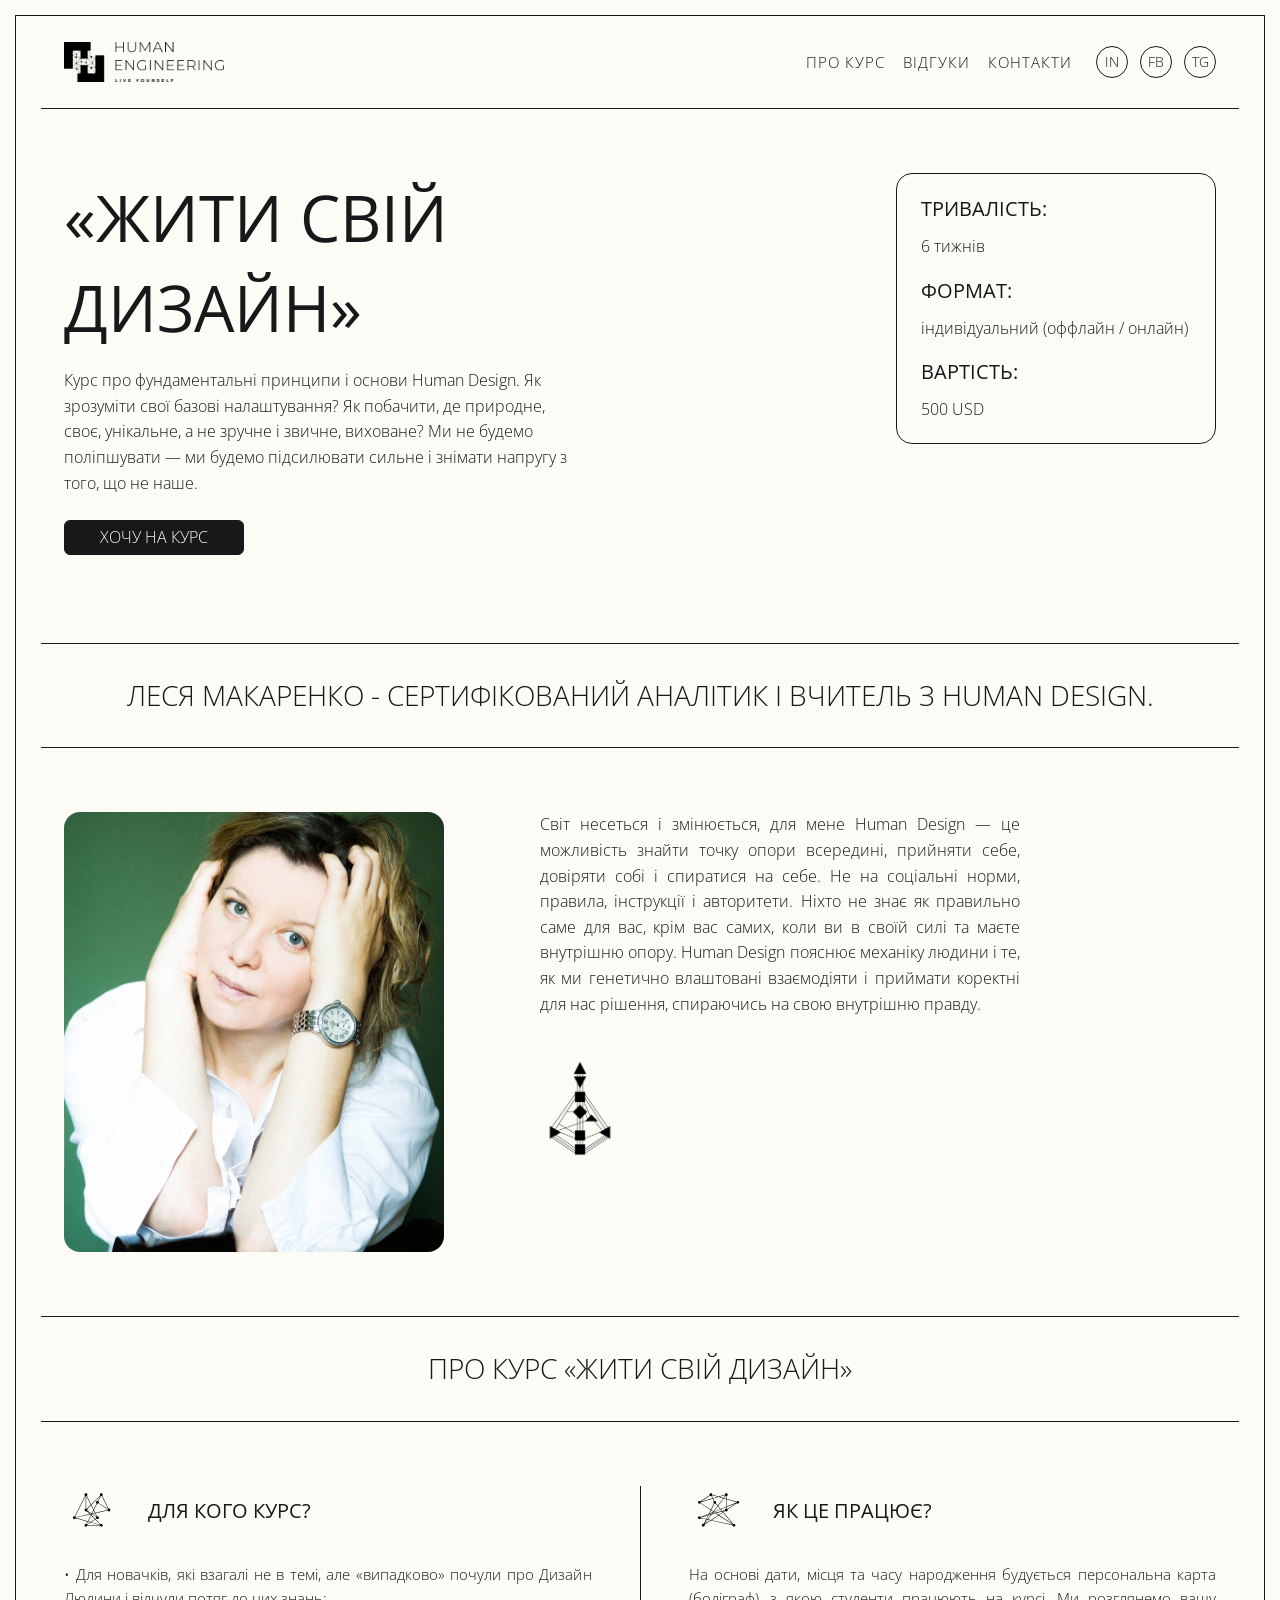
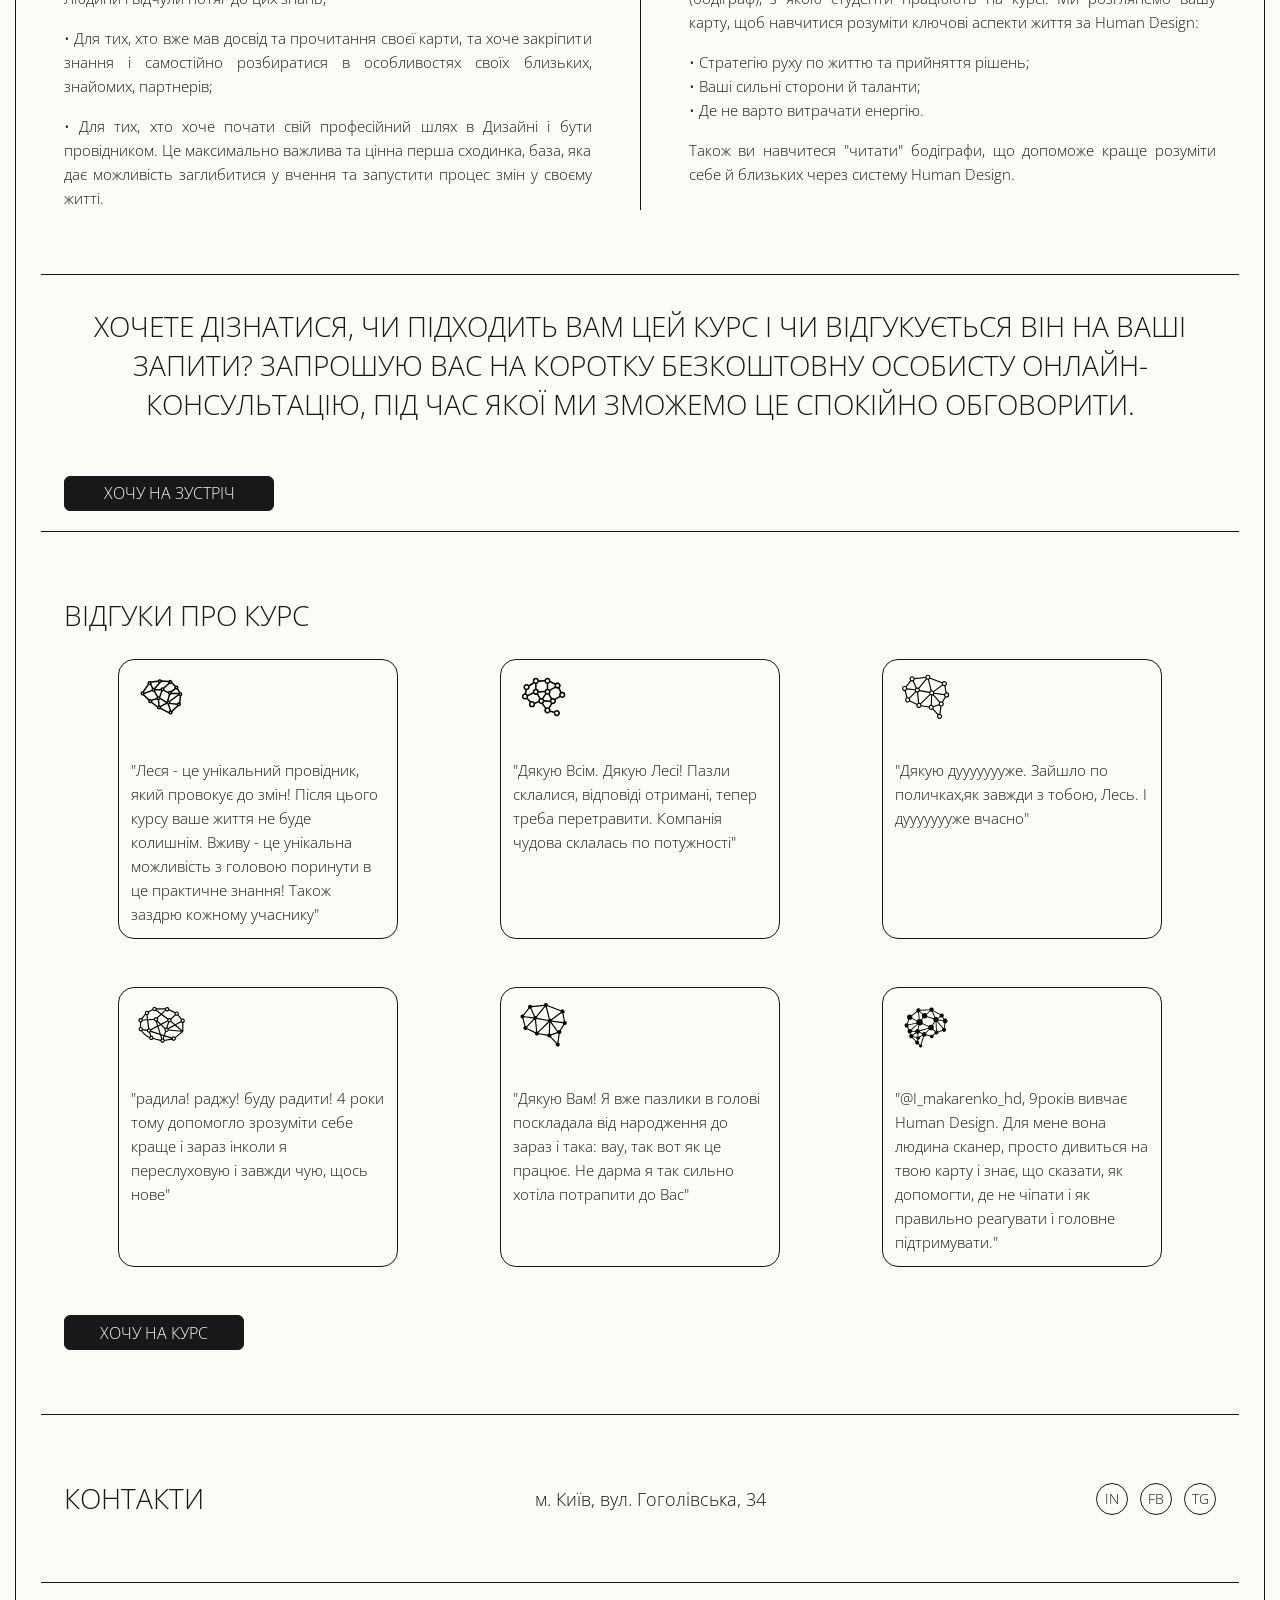
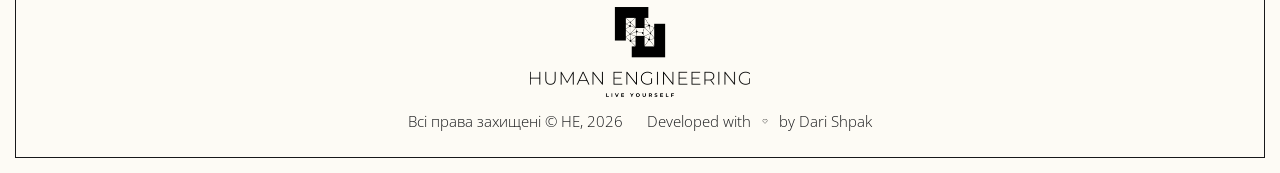
<file: living-course.html>
<!doctype html>
<html lang="uk">
  <head>
    <meta charset="UTF-8" />
    <meta name="viewport" content="width=device-width, initial-scale=1.0" />
    <title>Human Engineering - Living course</title>
    <link rel="icon" type="image/x-icon" href="./images/icons/fav.ico" />
    <link rel="preconnect" href="https://fonts.googleapis.com" />
    <link rel="preconnect" href="https://fonts.gstatic.com" crossorigin />
    <link
      href="https://fonts.googleapis.com/css2?family=Open+Sans:ital,wght@0,300..800;1,300..800&display=swap"
      rel="stylesheet"
    />
    <link
      rel="stylesheet"
      href="https://cdnjs.cloudflare.com/ajax/libs/modern-normalize/1.1.0/modern-normalize.min.css"
      integrity="sha512-wpPYUAdjBVSE4KJnH1VR1HeZfpl1ub8YT/NKx4PuQ5NmX2tKuGu6U/JRp5y+Y8XG2tV+wKQpNHVUX03MfMFn9Q=="
      crossorigin="anonymous"
      referrerpolicy="no-referrer"
    />
    <link rel="stylesheet" href="./css/styles.css?v=1224" />
  </head>

  <body>
    <div class="body-wrapper">
      <button id="scrollToTopBtn">
        <svg class="scroll-up-icon" width="62" height="62">
          <use href="./images/icons/icons.svg#icon-arrow"></use>
        </svg>
      </button>
      <header class="header">
        <div class="container header-container">
          <a href="/">
            <img
              class="logo"
              src="./images/logo.png"
              alt="логотип компанії"
              width="160"
          /></a>
          <nav class="nav-wrap">
            <ul class="nav-list list">
              <li>
                <a class="nav-link link" href="#about">Про курс</a>
              </li>
              <li>
                <a class="nav-link link" href="#testimonials">Відгуки</a>
              </li>
              <li>
                <a class="nav-link link" href="#contacts">Контакти</a>
              </li>
            </ul>
          </nav>
          <ul class="socials">
            <li class="social-item">
              <a
                class="link social-link"
                href="https://www.instagram.com/l_makarenko_hd?igsh=MXV4N3QwbDVreXBoYQ=="
                target="_blank"
                rel="no-opener no-referrer no-follow noopener norefferrer nofollow"
                aria-label="instagram"
                >in</a
              >
            </li>
            <li class="social-item">
              <a
                class="link social-link"
                href="https://www.facebook.com/lesia.makarenko"
                target="_blank"
                rel="no-opener no-referrer no-follow noopener norefferrer nofollow"
                aria-label="facebook"
                >fb</a
              >
            </li>
            <li class="social-item">
              <a
                class="link social-link"
                href="https://t.me/Lesia_Makarenko"
                target="_blank"
                rel="no-opener no-referrer no-follow noopener norefferrer nofollow"
                >Tg</a
              >
            </li>
          </ul>

          <button class="mob-menu-btn" type="button">
            <svg class="mob-menu-icon" id="menu-icon" width="30" height="30">
              <use
                href="./images/icons/icons.svg#icon-menu"
                class="burger-icon"
                id="burger-icon"
              ></use>
              <use
                href="./images/icons/icons.svg#icon-close1"
                class="close-icon"
                id="close-icon"
              ></use>
            </svg>
          </button>
        </div>
        <!-- mob-menu -->
        <div class="mob-menu" id="mob-menu">
          <nav class="mob-menu-nav">
            <ul class="mob-menu-nav-list list">
              <li class="mob-menu-item">
                <a class="mob-menu-nav-link link" href="#about">Про курс</a>
              </li>
              <li class="mob-menu-item">
                <a class="mob-menu-nav-link link" href="#testimonials"
                  >Відгуки</a
                >
              </li>
              <li class="mob-menu-item">
                <a class="mob-menu-nav-link link" href="#contacts">Контакти</a>
              </li>
            </ul>
          </nav>
          <svg class="decor-icon" width="82" height="82">
            <use href="./images/icons/icons.svg#icon-decor7"></use>
          </svg>
        </div>
      </header>
      <div class="horizontal-line"></div>

      <main>
        <section class="hero section">
          <div class="container hero-container">
            <div class="hero-text-content course-hero-text-wrap">
              <h1 class="hero-title">«Жити свій Дизайн»</h1>
              <p class="hero-text">
                Курс про фундаментальні принципи і основи Human Design. Як
                зрозуміти свої базові налаштування? Як побачити, де природне,
                своє, унікальне, а не зручне і звичне, виховане? Ми не будемо
                поліпшувати — ми будемо підсилювати сильне і знімати напругу з
                того, що не наше.
              </p>

              <button
                type="button"
                class="button hero-btn"
                data-source="living-design-course"
                data-modal-open
              >
                хочу на курс
              </button>
            </div>
            <div class="info-wrap">
              <ul
                class="list course-description services-item sticky-description"
              >
                <li class="course-description-item">
                  <h2 class="subtitle services-subtitle">Тривалість:</h2>
                  <p class="hero-text">6 тижнів</p>
                </li>
                <li class="course-description-item">
                  <h2 class="subtitle services-subtitle">Формат:</h2>
                  <p class="hero-text">індивідуальний (оффлайн / онлайн)</p>
                </li>

                <li class="course-description-item">
                  <h2 class="subtitle services-subtitle">Вартість:</h2>
                  <p class="hero-text">500 USD</p>
                </li>
              </ul>
            </div>
          </div>
        </section>
        <div class="horizontal-line"></div>
        <div class="container">
          <h2 class="title section-title">
            Леся Макаренко - Сертифікований аналітик і вчитель з Human Design.
          </h2>
        </div>
        <div class="horizontal-line"></div>
        <section class="about section">
          <div class="container courses-container">
            <div class="courses-content">
              <div class="img-wrap courses-img-wrap">
                <img
                  class="courses-img"
                  src="./images/photo_2024-10-13_16-35-01.jpg"
                  alt="фотографія експерта"
                  width="320"
                />
              </div>
              <div class="courses-item">
                <p class="hero-text about-text-area">
                  Світ несеться і змінюється, для мене Human Design — це
                  можливість знайти точку опори всередині, прийняти себе,
                  довіряти собі і спиратися на себе. Не на соціальні норми,
                  правила, інструкції і авторитети. Ніхто не знає як правильно
                  саме для вас, крім вас самих, коли ви в своїй силі та маєте
                  внутрішню опору. Human Design пояснює механіку людини і те, як
                  ми генетично влаштовані взаємодіяти і приймати коректні для
                  нас рішення, спираючись на свою внутрішню правду.
                </p>
                <img
                  src="./images/body.png"
                  alt="схема бодіграфу людини"
                  width="80"
                />
              </div>
            </div>
          </div>
        </section>
        <div class="horizontal-line"></div>
        <div class="container">
          <h2 class="title section-title">Про курс «Жити свій Дизайн»</h2>
        </div>
        <div class="horizontal-line"></div>
        <section id="about" class="testimonials-section section">
          <div class="container testimonials-container">
            <ul class="about-course-list list">
              <li class="about-course-item">
                <div class="services-item-top">
                  <svg class="services-decorative-icon" width="60" height="60">
                    <use href="./images/icons/icons.svg#icon-pattern6"></use>
                  </svg>

                  <h3 class="subtitle services-subtitle">Для кого курс?</h3>
                </div>

                <ul class="for-whom-list list">
                  <li class="course-description-item">
                    <p class="text">
                      • Для новачків, які взагалі не в темі, але «випадково»
                      почули про Дизайн Людини і відчули потяг до цих знань;
                    </p>
                  </li>
                  <li class="course-description-item">
                    <p class="text">
                      • Для тих, хто вже мав досвід та прочитання своєї карти,
                      та хоче закріпити знання і самостійно розбиратися в
                      особливостях своїх близьких, знайомих, партнерів;
                    </p>
                  </li>
                  <li class="course-description-item">
                    <p class="text">
                      • Для тих, хто хоче почати свій професійний шлях в Дизайні
                      і бути провідником. Це максимально важлива та цінна перша
                      сходинка, база, яка дає можливість заглибитися у вчення та
                      запустити процес змін у своєму житті.
                    </p>
                  </li>
                </ul>
              </li>
              <li class="horizontal-line about-course-divider" aria-hidden="true"></li>
              <li class="about-course-item">
                <div class="services-item-top">
                  <svg class="services-decorative-icon" width="60" height="60">
                    <use href="./images/icons/icons.svg#icon-pattern4"></use>
                  </svg>

                  <h3 class="subtitle services-subtitle">Як це працює?</h3>
                </div>
                <ul class="for-whom-list list">
                  <li class="course-description-item">
                    <p class="text">
                      На основі дати, місця та часу народження будується
                      персональна карта (бодіграф), з якою студенти працюють на
                      курсі. Ми розглянемо вашу карту, щоб навчитися розуміти
                      ключові аспекти життя за Human Design:
                    </p>
                  </li>
                  <li class="course-description-item">
                    <ul class="about-hd-list list">
                      <li class="course-description-item">
                        <p class="text">
                          • Стратегію руху по життю та прийняття рішень;
                        </p>
                      </li>
                      <li class="course-description-item">
                        <p class="text">• Ваші сильні сторони й таланти;</p>
                      </li>
                      <li class="course-description-item">
                        <p class="text">• Де не варто витрачати енергію.</p>
                      </li>
                    </ul>
                  </li>
                  <li class="course-description-item">
                    <p class="text">
                      Також ви навчитеся "читати" бодіграфи, що допоможе краще
                      розуміти себе й близьких через систему Human Design.
                    </p>
                  </li>
                </ul>
              </li>
            </ul>
          </div>
        </section>

        <div class="horizontal-line"></div>
        <div class="container">
          <h2 class="title section-title">
            Хочете дізнатися, чи підходить вам цей курс і чи відгукується він на
            ваші запити? Запрошую вас на коротку безкоштовну особисту
            онлайн-консультацію, під час якої ми зможемо це спокійно обговорити.
          </h2>

          <button
            class="button cta-services-btn meeting-button"
            type="button"
            data-source="living-course-meeting"
            data-modal-open
          >
            хочу на зустріч
          </button>
        </div>
        <div class="horizontal-line"></div>
        <section id="testimonials" class="testimonials-section section">
          <div class="container testimonials-container">
            <h2 class="title testimonials-title">Відгуки про курс</h2>
            <ul class="testimonials-list">
              <li class="testimonials-item">
                <svg class="decor-icon" width="62" height="62">
                  <use href="./images/icons/icons.svg#icon-decor2"></use>
                </svg>
                <p class="text">
                  "Леся - це унікальний провідник, який провокує до змін! Після
                  цього курсу ваше життя не буде колишнім. Вживу - це унікальна
                  можливість з головою поринути в це практичне знання! Також
                  заздрю кожному учаснику"
                </p>
              </li>
              <li class="testimonials-item">
                <svg class="decor-icon" width="62" height="62">
                  <use href="./images/icons/icons.svg#icon-decor15"></use>
                </svg>
                <p class="text">
                  "Дякую Всім. Дякую Лесі! Пазли склалися, відповіді отримані,
                  тепер треба перетравити. Компанія чудова склалась по
                  потужності"
                </p>
              </li>
              <li class="testimonials-item">
                <svg class="decor-icon" width="62" height="62">
                  <use href="./images/icons/icons.svg#icon-decor17"></use>
                </svg>
                <p class="text">
                  "Дякую дуууууууже. Зайшло по поличках,як завжди з тобою, Лесь.
                  І дуууууууже вчасно"
                </p>
              </li>
              <li class="testimonials-item">
                <svg class="decor-icon" width="62" height="62">
                  <use href="./images/icons/icons.svg#icon-decor11"></use>
                </svg>
                <p class="text">
                  "радила! раджу! буду радити! 4 роки тому допомогло зрозуміти
                  себе краще і зараз інколи я переслуховую і завжди чую, щось
                  нове"
                </p>
              </li>
              <li class="testimonials-item">
                <svg class="decor-icon" width="62" height="62">
                  <use href="./images/icons/icons.svg#icon-decor16"></use>
                </svg>
                <p class="text">
                  "Дякую Вам! Я вже пазлики в голові поскладала від народження
                  до зараз і така: вау, так вот як це працює. Не дарма я так
                  сильно хотіла потрапити до Bас"
                </p>
              </li>
              <li class="testimonials-item">
                <svg class="decor-icon" width="62" height="62">
                  <use href="./images/icons/icons.svg#icon-decor18"></use>
                </svg>
                <p class="text">
                  "@I_makarenko_hd, 9років вивчає Human Design. Для мене вона
                  людина сканер, просто дивиться на твою карту і знає, що
                  сказати, як допомогти, де не чіпати і як правильно реагувати і
                  головне підтримувати."
                </p>
              </li>
            </ul>
            <button
              type="button"
              class="button"
              data-source="living-design-course"
              data-modal-open
            >
              хочу на курс
            </button>
          </div>
        </section>
        <div class="horizontal-line"></div>
      </main>
      <section id="contacts" class="contacts section">
        <div class="container contacts-container">
          <h2 class="title contacts-title">Контакти</h2>
          <address class="address">
            <a
              class="link"
              href="https://maps.app.goo.gl/SqzQyX1bUjToeQf97"
              target="_blank"
              rel="no-opener no-referrer no-follow noopener norefferrer nofollow"
              >м. Київ, вул. Гоголівська, 34</a
            >
          </address>
          <ul class="socials">
            <li class="social-item">
              <a
                class="link social-link"
                href="https://www.instagram.com/l_makarenko_hd?igsh=MXV4N3QwbDVreXBoYQ=="
                target="_blank"
                rel="no-opener no-referrer no-follow noopener norefferrer nofollow"
                aria-label="instagram"
                >in</a
              >
            </li>
            <li class="social-item">
              <a
                class="link social-link"
                href="https://www.facebook.com/lesia.makarenko"
                target="_blank"
                rel="no-opener no-referrer no-follow noopener norefferrer nofollow"
                aria-label="facebook"
                >fb</a
              >
            </li>
            <li class="social-item">
              <a
                class="link social-link"
                href="https://t.me/Lesia_Makarenko"
                target="_blank"
                rel="no-opener no-referrer no-follow noopener norefferrer nofollow"
                >Tg</a
              >
            </li>
          </ul>
        </div>
      </section>
      <div class="horizontal-line"></div>
      <footer class="footer">
        <div class="container footer-container">
          <img
            src="./images/footer-logo.png"
            alt="logo"
            width="180"
            class="footer-logo"
          />
          <div class="footer-credits">
            <p class="text footer-text">Всі права захищені &copy; HE, 2026</p>
            <p class="text footer-text">
              Developed with
              <svg class="heart-icon" width="20" height="10">
                <use href="./images/icons/icons.svg#icon-heart"></use>
              </svg>
              by
              <a
                class="link dari-link"
                href="mailto:dari.shpak.codes@gmail.com"
              >
                Dari Shpak</a
              >
            </p>
          </div>
        </div>
      </footer>
      <div class="modal-backdrop is-hidden" data-modal>
        <div class="modal-window">
          <div class="container">
            <div class="modal-header">
              <a href="/">
                <img
                  class="logo"
                  src="./images/logo.png"
                  alt="логотип сайту"
                  width="160"
              /></a>
              <button class="modal-close" type="button" data-modal-close>
                <svg
                  class="modal-close-icon"
                  width="30"
                  height="30"
                  fill="var(--text-color)"
                  stroke="var(--text-color)"
                >
                  <use href="./images/icons/icons.svg#icon-close2"></use>
                </svg>
              </button>
            </div>
            <div class="horizontal-line"></div>
            <div class="modal-content section">
              <div class="modal-content-top">
                <h2 class="modal-title title">
                  Подорож до пізнання себе може розпочатися для вас вже зараз
                </h2>
                <ul class="socials">
                  <li class="social-item">
                    <a
                      class="link social-link"
                      href="https://www.instagram.com/l_makarenko_hd?igsh=MXV4N3QwbDVreXBoYQ=="
                      target="_blank"
                      rel="no-opener no-referrer no-follow noopener norefferrer nofollow"
                      aria-label="instagram"
                      >in</a
                    >
                  </li>
                  <li class="social-item">
                    <a
                      class="link social-link"
                      href="https://www.facebook.com/lesia.makarenko"
                      target="_blank"
                      rel="no-opener no-referrer no-follow noopener norefferrer nofollow"
                      aria-label="facebook"
                      >fb</a
                    >
                  </li>
                  <li class="social-item">
                    <a
                      class="link social-link"
                      href="https://t.me/Lesia_Makarenko"
                      target="_blank"
                      rel="no-opener no-referrer no-follow noopener norefferrer nofollow"
                      >Tg</a
                    >
                  </li>
                </ul>
              </div>
              <form
                class="contact-form"
                id="my-form"
                action="https://formspree.io/f/movajqej"
                method="POST"
              >
                <input type="hidden" name="source" id="source-input" />
                <input
                  class="form-input"
                  type="text"
                  name="name"
                  placeholder="Ваше імʼя"
                  id="name"
                  required
                />
                <input
                  class="form-input"
                  type="text"
                  name="telegram"
                  placeholder="Ваш телеграм"
                  id="telegram"
                />
                <textarea
                  class="form-input textarea"
                  name="message"
                  id="message"
                  placeholder="Ваш запит"
                  required
                ></textarea>
                <button type="submit" class="button form-btn">Надіслати</button>
              </form>
              <div id="successMessage">
                Дякую ツ Ваш запит було надіслано, і скоро я з вами звʼяжусь.
              </div>
              <div id="errorMessage">Ой! Спробуйте, будь ласка, ще раз.</div>
            </div>
          </div>
        </div>
      </div>
    </div>
    <script type="module" src="./js/mobile-menu.js?v=1224"></script>
    <script type="module" src="./js/modal.js?v=1224"></script>
    <script type="module" src="./js/scroll.js?v=1224"></script>
    <script type="module" src="./js/animation.js?v=1224"></script>
  </body>
</html>
</file>
<file: css/styles.css>
:root {
  /* Colors */
  --bg-color: #fdfbf5;
  --lemony: #fbecb5;
  --text-color: #17181a;

  /* Spacing */
  --spacing-xs: 8px;
  --spacing-sm: 12px;
  --spacing-md: 16px;
  --spacing-lg: 24px;
  --spacing-xl: 32px;
  --spacing-2xl: 48px;

  /* Font sizes */
  --font-xs: 14px;
  --font-sm: 15px;
  --font-base: 18px;
  --font-md: 20px;
  --font-lg: 22px;
  --font-xl: 24px;
  --font-2xl: 36px;

  /* Border radius */
  --radius-md: 16px;
  --radius-sm: 6px;

  /* Container widths */
  --width-sm: 180px;
  --width-md: 280px;
  --width-lg: 320px;
  --width-xl: 360px;
}

html {
  scroll-behavior: smooth;
}

body {
  font-family: "Open Sans", sans-serif;
  color: var(--text-color);
  font-weight: 300;
  font-size: var(--font-base);
  background-color: var(--bg-color);
  height: 100%;
  scroll-behavior: smooth;
}

body.lock-scroll {
  overflow: hidden;
}

.body-wrapper {
  margin: var(--spacing-md);
  outline: 0.5px solid var(--text-color);
}

.visually-hidden {
  position: absolute;
  width: 1px;
  height: 1px;
  margin: -1px;
  border: 0;
  padding: 0;
  white-space: nowrap;
  clip-path: inset(100%);
  clip: rect(0 0 0 0);
  overflow: hidden;
}

.is-hidden {
  opacity: 0;
  visibility: hidden;
  pointer-events: none;
}

.link {
  text-decoration: none;
  color: var(--text-color);
}

.link:visited {
  color: var(--text-color);
}

button {
  cursor: pointer;
}

h1,
h2,
h3,
p {
  margin-top: 0;
  margin-bottom: 0;
}

ul,
ol {
  margin-top: 0;
  margin-bottom: 0;
  padding-left: 0;
}

.list {
  list-style: none;
}

img {
  display: block;
  max-width: 100%;
  height: auto;
}

address {
  font-style: normal;
  color: var(--text-color);
}

.section {
  padding-top: var(--spacing-xl);
  padding-bottom: var(--spacing-xl);
}

.container {
  padding-left: var(--spacing-lg);
  padding-right: var(--spacing-lg);

  max-width: 375px;
}

.button {
  display: flex;
  align-items: center;
  justify-content: center;
  font-family: inherit;
  border-radius: var(--radius-sm);
  color: var(--bg-color);
  font-size: var(--spacing-md);
  font-weight: 300;
  text-transform: uppercase;
  width: var(--width-sm);
  height: 35px;
  border: solid 0.7px var(--text-color);
  background-color: var(--text-color);
  padding: 5px 7px;
}

.button:hover,
.button:focus {
  background-color: var(--bg-color);
  color: var(--text-color);
  transition: background-color 0.4s;
}

.meeting-button {
  margin-bottom: 20px;
  margin-top: 20px;
}

.title {
  font-size: 28px;
  line-height: 1.4;
  font-weight: 300;
  text-transform: uppercase;
}

.section-title {
  padding-top: var(--spacing-xl);
  padding-bottom: var(--spacing-xl);
  text-align: center;
}

.subtitle {
  font-weight: 400;
  font-size: var(--font-base);
  line-height: 1.5;
  text-transform: uppercase;
}

.text {
  font-size: var(--font-sm);
  line-height: 1.6;
}

.text-accent {
  font-weight: 500;
}
.horizontal-line {
  margin-left: 2%;

  height: 1px;
  width: 0;

  background-color: var(--text-color);
  transition: width 1s ease-out;
  transform-origin: left;
}

.horizontal-line.visible {
  width: 96%;
}

.vertical-line {
  height: 100%;
  width: 1px;
  background-color: var(--text-color);
}

.no-scroll {
  overflow: hidden;
}
/* -----------------HEADER------------------------ */

.header {
  padding-top: 24px;
  padding-bottom: 24px;

  height: 92px;
}

.header-container {
  display: flex;
  align-items: center;
  height: 100%;
}

.nav-wrap {
  margin-left: auto;
  display: none;
}

.nav-list {
  /* display: flex; */
  display: none;
  gap: var(--spacing-lg);

  color: var(--text-color);
  font-size: 15px;
  line-height: calc(18 / 15);
  letter-spacing: 1px;
  font-weight: 300;
  text-transform: uppercase;
}

.nav-link {
  padding-top: 32px;
  padding-bottom: 32px;
}

.nav-link:hover,
.nav-link:focus {
  text-decoration: underline;
}

.header .socials {
  display: none;
  margin-left: 32px;
}

.mob-menu-btn {
  padding: 0;
  border: none;
  background-color: transparent;

  margin-left: auto;
}

.close-icon {
  display: none;
}

.mob-menu.open {
  transform: translateX(0);
}

.mob-menu {
  position: fixed;
  width: 88%;
  height: 100vh;
  top: 120px;
  left: 5%;

  background-color: var(--bg-color);

  z-index: 10;
  display: flex;
  flex-direction: column;

  transform: translateX(110%);
  transition: 500ms cubic-bezier(0.4, 0, 0.2, 1);
  overflow-y: auto;

  -webkit-overflow-scrolling: touch;
}

.mob-menu-nav-list {
  padding-left: 24px;
  padding-right: 24px;

  display: flex;
  flex-direction: column;

  color: var(--text-color);
  font-size: 15px;
  line-height: calc(18 / 15);
  letter-spacing: 1px;
  font-weight: 300;
  text-transform: uppercase;

  margin-bottom: 24px;
}

.mob-menu-item:not(:last-child) {
  border-bottom: 1px solid var(--text-color);
}

.mob-menu-nav-link {
  display: block;
  padding-bottom: 24px;
  padding-top: 24px;
}

/* -----------------HERO------------------------ */

.hero-container {
  display: flex;
  flex-wrap: wrap;
  /* gap: 96px; */
}

.hero-text-content {
  display: flex;
  flex-direction: column;
  max-width: 280px;
  /* gap: 44px; */
}

.hero-title {
  font-weight: 400;
  font-size: 36px;
  line-height: 1.4;
  text-transform: uppercase;

  margin-bottom: 16px;
}

.hero-subtitle {
  font-size: 20px;
  font-weight: 300;
  line-height: 1.6;
  margin-bottom: 24px;
}

.hero-text {
  font-size: 16px;
  line-height: 1.6;
  margin-bottom: 24px;
}

.info-wrap .hero-text {
  margin-bottom: 0;
}

.hero-btn {
  width: 180px;
  margin-bottom: 24px;
}

.hero .about-hd-btn {
  margin-bottom: 24px;
  width: 180px;
}

.decorative-icon {
  width: 60px;
  height: 60px;
}

.img-wrap {
  border-radius: var(--radius-md);
  overflow: hidden;

  max-width: var(--width-lg);
  max-height: 320px;
}

.img-wrap > img {
  display: block;
  height: 100%;
  width: 100%;

  object-fit: cover;
}

/* ________________________ABOUT_______________________ */

.about-text-area {
  display: flex;
  flex-direction: column;
  gap: var(--spacing-md);

  text-align: justify;
}

/* ---------------------ABOUT HD-------------- */

.about-human-design-section .title {
  margin-bottom: 24px;
}

.about-hd-list {
  display: flex;
  flex-direction: column;
}

.about-human-design-section .text {
  text-align: justify;
  margin-bottom: 12px;
}

.about-hd {
  text-align: justify;
}

/* ----------------------SERVICES-------------------*/

.services-container {
  display: flex;
  flex-wrap: wrap;
}

.description-wrap {
  padding-left: 8px;
  padding-right: 8px;
}

.price-wrap {
  margin-bottom: 24px;
  margin-top: 24px;
  display: flex;
  flex-direction: column;
  gap: 6px;
  padding-left: 8px;
  padding-right: 8px;
}

.price-text {
  margin-top: 16px;
}

.services-content-top {
  display: flex;
  flex-direction: column;
}

.services-list {
  display: flex;
  flex-direction: column;
  gap: var(--spacing-lg);

  margin-bottom: 48px;
}

.services-item {
  display: flex;
  flex-direction: column;

  padding: 20px 24px 20px 24px;
  border: 1px solid var(--text-color);
  border-radius: var(--radius-md);

  max-width: var(--width-xl);
}

.services-item-top {
  display: flex;
  align-items: center;
  margin-bottom: 16px;
}

.services-list-subtitle {
  text-align: start;
  font-size: 18px;
  margin-top: 24px;
  margin-bottom: 24px;
}

.services-subtitle {
  font-size: 18px;
  min-height: 2em;
}

.services-decorative-icon {
  max-width: 40px;
  max-height: 40px;
  margin-right: 8px;
}

.services-content-bottom {
  display: flex;
  flex-wrap: wrap;
  flex-direction: column;
  gap: var(--spacing-lg);
}

.cta-services-btn {
  width: 210px;
}

.services-content-bottom .text {
  text-align: justify;
}

.for-whom-list {
  display: flex;
  flex-direction: column;
  gap: var(--spacing-md);
  text-align: justify;
}

/* ----------------ABOUT COURSE (two columns)--------------- */
.about-course-list {
  display: flex;
  flex-direction: column;
}

.about-course-item {
  flex: 1 1 0;
  min-width: 0;
  padding: var(--spacing-xl) 0;
}

.about-course-item:first-child {
  padding-top: 0;
}

.about-course-item:last-child {
  padding-bottom: 0;
}

.about-course-divider {
  flex-shrink: 0;
  margin-left: 0;
}

.about-course-divider.visible {
  width: 100%;
}

/* ----------------PROJECTS--------------- */
.projects-title {
  margin-bottom: 24px;
  text-align: center;
}

.projects-list {
  display: flex;
  flex-direction: column;
  gap: var(--spacing-lg);
}

.project-card {
  display: flex;
  flex-wrap: wrap;
  gap: var(--spacing-md);
  max-width: var(--width-xl);
}

.project-card-text {
  font-size: 14px;
}

.project-top-wrapper {
  position: relative;
  overflow: hidden;
}

.project-card-overlay {
  position: absolute;
  top: 0;
  left: 0;
  width: 100%;
  height: 100%;
  background-color: rgba(253, 251, 245, 0.9);
  background-blend-mode: soft-light;
  mix-blend-mode: normal;

  border-radius: var(--radius-md);
  padding: 20px 24px 20px 24px;
  border: 1px solid var(--text-color);

  transform: translateY(100%);
  transition: 500ms cubic-bezier(0.4, 0, 0.2, 1);

  overflow: auto;
}

.project-top-wrapper:hover .project-card-overlay {
  transform: translateY(0);
}

.project-img {
  border-radius: var(--radius-md);
  overflow: hidden;
}

.project-img-wrap {
  max-height: 220px;
  width: 100%;
}

.podcast-list {
  margin-top: 24px;
}

/* ----------------COURSES------------- */

.courses-title {
  margin-bottom: 24px;
  text-align: center;
}

.courses-content {
  display: flex;
  flex-direction: column;
  gap: var(--spacing-md);
}

.courses-list {
  display: flex;
  flex-direction: column;
  gap: var(--spacing-md);
}

.courses-item {
  padding-bottom: 12px;
  display: flex;
  flex-direction: column;
  gap: var(--spacing-md);
  border-bottom: 1px solid var(--text-color);
}

.courses-item:last-child {
  border-bottom: none;
}

.courses-bottom {
  display: flex;
  flex-direction: column;
  gap: var(--spacing-md);
}

.course-description {
  display: flex;
  flex-direction: column;
  gap: var(--spacing-md);
}

.course-description-subtitle {
  font-weight: 300;
  font-size: 14px;
  text-transform: uppercase;
  margin-top: 0;
  margin-bottom: 0px;
  margin-bottom: 8px;
}

.podcast-list {
  display: flex;
  gap: 4px;
}

.podcast-button {
  background-color: var(--bg-color);
  display: flex;

  text-align: center;

  align-items: center;

  width: 80px;
  height: 35px;
  border: 1px solid var(--text-color);
  border-radius: var(--radius-sm);

  text-transform: uppercase;
}

.podcast-link {
  padding: 4px;
  width: 100%;
  height: 100%;
}

.podcast-button:hover,
.podcast-button:focus,
.podcast-button:active {
  background-color: var(--text-color);
}

.podcast-link:hover,
.podcast-link:focus,
.podcast-link:active {
  color: var(--bg-color);
}

.testimonials-title {
  margin-bottom: 24px;
}

.testimonials-list {
  display: flex;
  flex-direction: column;
  gap: var(--spacing-lg);

  margin-bottom: 48px;
}

.testimonials-item {
  padding: 12px;
  max-width: var(--width-lg);
  border: 1px solid var(--text-color);
  border-radius: var(--radius-md);
  height: auto;
  display: flex;
  flex-direction: column;
}

.decor-icon {
  margin-bottom: 24px;
}

/* ---------------CONTACTS-------------- */
.contacts-container {
  display: flex;
  flex-direction: column;

  gap: var(--spacing-lg);
}

.address-list {
  display: flex;
  flex-direction: column;
  gap: var(--spacing-xs);
}

.address-item {
  display: flex;
  align-items: flex-end;
  gap: var(--spacing-xs);
}

.socials {
  display: flex;
  gap: 12px;
}

.social-item {
  display: flex;
  justify-content: center;
  align-items: center;
  width: 32px;
  height: 32px;

  border-radius: 50%;
  border: 1px solid var(--text-color);
  font-size: 14px;
  text-transform: uppercase;
}

.social-link {
  padding: 7px;
}

.social-item .social-link:hover,
.social-item .social-link:focus {
  color: var(--bg-color);
}

.social-item:hover,
.social-item:focus {
  background-color: var(--text-color);
}

/* ------FOOTER----------------- */

.footer {
  padding-top: 24px;
  padding-bottom: 12px;
}
.footer-container {
  display: flex;
  flex-direction: column;

  text-align: center;

  gap: 12px;
}

.footer-logo {
  margin-right: auto;
  margin-left: auto;
}

.footer-credits {
  font-size: 10px;
}

.heart-icon {
  animation: beat 0.7s infinite alternate;
  transform-origin: center;
}

@keyframes beat {
  to {
    transform: scale(2.4);
  }
}

/* scroll-button */

#scrollToTopBtn {
  position: fixed;
  bottom: 20px;
  right: 20px;
  display: none;
  border: none;
  background-color: transparent;
  cursor: pointer;
  z-index: 1;
}

#scrollToTopBtn.show {
  display: flex;
}

#scrollToTopBtn:hover,
#scrollToTopBtn:focus {
  fill: var(--bg-color);
  stroke: var(--text-color);
}

/* ------------------------MODAL--------------------- */

.modal-close {
  display: flex;
  justify-content: center;
  align-items: center;

  border: none;
  background-color: transparent;

  fill: var(--text-color);
  stroke: var(--text-color);
}

.modal-close-icon {
  fill: var(--text-color);
  stroke: var(--text-color);
}

.modal-backdrop {
  position: fixed;
  width: 100%;
  height: 100%;
  background-color: var(--bg-color);
  top: 0;
  left: 0;
  overflow-y: auto;
  padding: 4vh 4vw;
  box-sizing: border-box;
}

.modal-window {
  position: relative;
  margin: 0 auto;
  min-height: calc(100vh - 8vh);
  max-width: 92vw;
  width: 100%;
}

.modal-header {
  padding-top: 24px;
  padding-bottom: 24px;
  display: flex;
  align-items: center;
  justify-content: space-between;
}

.modal-title {
  font-size: 20px;
  margin-bottom: 24px;
}

.contact-form {
  margin-top: 16px;
}

.form-input {
  background: transparent;
  border: none;
  border-bottom: 1px solid var(--text-color);
  font-family: "Open Sans", sans-serif;
  color: var(--text-color);
  font-weight: 300;
  font-size: 18px;
  text-transform: capitalize;
  padding: 16px;
}

.form-input:hover,
.form-input:focus {
  outline: none;
  background-color: #ebeae6;
}

.textarea {
  resize: none;
}

.form-btn {
  margin-top: 36px;
}

#successMessage,
#errorMessage {
  display: none;
  width: 100%;
  padding: 20px;
  box-sizing: border-box;
  border: 1px solid var(--text-color);
  margin-top: 24px;
}

.button-link {
  text-decoration: none;
}

.error-404 {
  min-height: 450px;
}

.dari-link:hover {
  text-decoration: underline;
}

@media screen and (min-width: 375px) {
  .container {
    max-width: 767px;
  }

  .mob-menu {
    width: 90%;
    left: 5%;
  }

  .section {
    padding-top: 48px;
    padding-bottom: 48px;
  }

  .hero-container {
    justify-content: space-between;
    gap: var(--spacing-2xl);
  }

  .hero-title {
    font-size: 48px;
  }

  .hero-subtitle {
    font-size: 22px;
  }

  .main-section-title {
    text-align: start;
    font-size: 24px;
  }

  .project-img-wrap {
    max-height: 320px;
  }

  .footer {
    padding-top: 24px;
    padding-bottom: 24px;
  }
}

@media screen and (min-width: 768px) {
  .container {
    max-width: 1023px;
  }

  .section {
    padding-top: 64px;
    padding-bottom: 64px;
  }

  .header {
    padding-top: 32px;
    padding-bottom: 32px;
  }

  .header-container {
    display: flex;
    align-items: center;
  }

  .mob-menu-btn {
    margin-left: 32px;
  }

  .header .socials {
    display: flex;
    margin-left: auto;
  }

  .mob-menu {
    top: 120px;
    width: 92%;
    left: 20;
  }
  /* hero */

  .img-wrap {
    border-radius: var(--radius-md);
    overflow: hidden;

    max-width: 340px;
    max-height: 340px;
  }

  .course-hero-text-wrap {
    max-width: var(--width-lg);
  }

  .services-container {
    display: flex;
    flex-direction: column;
    gap: 76px;
  }

  .individuals-services {
    display: flex;
    justify-content: space-between;
  }

  .business-services {
    display: flex;
    justify-content: space-between;
  }

  .price-wrap {
    margin-top: 0;
    width: var(--width-xl);
    height: fit-content;
  }
  .services-container .horizontal-line {
    margin-left: 0;
  }
  .services-container .horizontal-line.visible {
    width: 100%;
  }

  .services-list {
    display: flex;
    flex-direction: row;
    flex-wrap: wrap;
    gap: 36px;

    justify-content: end;
  }

  .about-course-list {
    flex-direction: row;
    align-items: stretch;
  }

  .about-course-item {
    padding: 0 var(--spacing-2xl);
  }

  .about-course-item:first-child {
    padding-left: 0;
  }

  .about-course-item:last-child {
    padding-right: 0;
  }

  .about-course-divider {
    width: 1px;
    height: auto;
    align-self: stretch;
    transform: scaleY(0);
    transform-origin: top;
    transition: transform 1s ease-out;
  }

  .about-course-divider.visible {
    width: 1px;
    transform: scaleY(1);
  }

  .services-item {
    width: var(--width-lg);
  }

  .services-decorative-icon {
    max-width: 60px;
    max-height: 60px;
    margin-right: 24px;
  }

  .services-content-bottom {
    margin-top: 0px;
  }

  .services-subtitle {
    font-size: 20px;
  }

  .projects-title {
    font-size: 36px;
    margin-bottom: 48px;
  }

  .services-list {
    margin-bottom: 0;
  }

  .projects-list {
    justify-content: center;
    display: flex;
    flex-direction: row;
    flex-wrap: nowrap;
    gap: var(--spacing-lg);
  }

  .project-card {
    display: flex;
    gap: var(--spacing-md);
    max-width: var(--width-lg);
  }

  .project-img-wrap {
    max-width: var(--width-lg);
    max-height: 320px;
  }

  .courses-title {
    font-size: 36px;
    margin-bottom: 48px;
  }

  .courses-content {
    display: flex;
    flex-direction: row;
    gap: var(--spacing-2xl);
  }

  .courses-img-wrap {
    position: -webkit-sticky;
    position: sticky;
    top: 20px;
    max-width: var(--width-lg);
  }

  .sticky-description {
    position: -webkit-sticky;
    position: sticky;
    top: 20px;
    max-width: var(--width-lg);
  }

  .courses-item {
    max-width: var(--width-xl);
  }

  .courses-bottom {
    display: flex;
    justify-content: space-between;
  }

  .contacts-container {
    align-items: center;
  }

  .testimonials-list {
    gap: var(--spacing-2xl);
    flex-direction: row;
    flex-wrap: wrap;

    justify-content: space-evenly;
  }

  .testimonials-item {
    width: 280px;
  }

  .contacts-container {
    display: flex;
    flex-direction: row;

    justify-content: space-between;
  }

  .footer-logo {
    margin-right: auto;
    margin-left: auto;
    width: 220px;
  }

  .footer-credits {
    font-size: 16px;
  }

  .modal-content {
    display: flex;
    gap: var(--spacing-2xl);
  }

  .modal-content-top {
    display: flex;
    flex-direction: column;
    gap: var(--spacing-2xl);
  }

  .modal-title {
    font-size: 36px;
    margin-top: 24px;
    margin-bottom: 24px;
  }

  .contact-form {
    display: flex;
    flex-direction: column;
  }

  .form-input {
    padding: 24px;
  }
}

@media screen and (min-width: 1024px) {
  .container {
    margin-left: auto;
    margin-right: auto;

    padding-left: 48px;
    padding-right: 48px;

    max-width: 1391px;
  }

  .header {
    padding-top: 32px;
    padding-bottom: 32px;
  }

  .mob-menu-btn {
    display: none;
  }

  .header-container {
    display: flex;
    align-items: center;
  }

  .nav-wrap {
    margin-left: auto;
    display: flex;
  }

  .nav-list {
    display: flex;

    gap: 18px;

    color: var(--text-color);
    font-size: 15px;
    line-height: calc(18 / 15);
    letter-spacing: 1px;
    font-weight: 300;
    text-transform: uppercase;
  }

  .nav-link {
    padding-top: 32px;
    padding-bottom: 32px;
  }

  .nav-link:hover,
  .nav-link:focus {
    text-decoration: underline;
  }

  .header .socials {
    display: flex;
    margin-left: 24px;
  }

  .hero-img-wrap {
    max-width: 640px;
    max-height: 640px;
  }

  .course-hero-text-wrap {
    max-width: 520px;
  }

  .img-wrap {
    max-width: 440px;
    max-height: 440px;
  }

  .services-list-subtitle {
    font-size: 24px;
  }

  .services-content-bottom {
    flex-direction: column;
  }

  .projects-list {
    gap: var(--spacing-2xl);
    justify-content: space-between;
  }

  .project-card {
    max-width: var(--width-xl);
  }

  .hero-title {
    font-size: 64px;
  }

  .hero-subtitle {
    font-size: 22px;
  }

  .courses-content {
    gap: 96px;
  }

  .courses-item {
    max-width: 480px;
  }

  .courses-img-wrap {
    max-width: 380px;
  }

  .footer-logo {
    margin-left: auto;
    margin-right: auto;
  }
  .footer-credits {
    margin-left: auto;
    margin-right: auto;
    display: flex;
    gap: var(--spacing-lg);
  }
}

@media screen and (min-width: 1391px) {
  .hero-text-content {
    min-width: 600px;
  }

  .course-hero-text-wrap {
    min-width: 660px;
  }

  .info-wrap .course-description {
    min-width: 460px;
  }

  .hero-title {
    font-size: 96px;
  }

  .hero-subtitle {
    font-size: 32px;
  }

  .hero-text {
    font-size: 22px;
  }

  .hero-img-wrap {
    max-width: 640px;
    max-height: 640px;
  }

  .services-list {
    width: 798px;
    flex-direction: row;
    flex-wrap: wrap;
    gap: var(--spacing-2xl);
  }

  .services-item {
    width: var(--width-xl);
  }

  .projects-list {
    justify-content: space-between;
  }

  .project-card {
    max-width: var(--width-xl);
  }

  .project-img-wrap {
    width: var(--width-xl);
    height: 360px;
  }

  .courses-img-wrap {
    max-width: 640px;
    max-height: 640px;
  }

  .courses-item {
    min-width: 600px;
  }

  .testimonials-item {
    width: 420px;
  }

  .modal-title {
    font-size: 62px;
    width: 800px;
  }

  .contact-form {
    min-width: var(--width-xl);
    gap: var(--spacing-lg);
  }

  .form-input {
    font-size: 22px;
  }
}

/* Mobile modal improvements */
@media screen and (max-width: 767px) {
  /* Home hero: photo goes right after the name and subtitle */
  .hero-container:has(> .hero-img-wrap) {
    flex-direction: column;
    gap: 0;
  }

  .hero-text-content:not(.course-hero-text-wrap) {
    display: contents;
  }

  .hero-text-content:not(.course-hero-text-wrap) > .hero-title {
    order: 1;
  }

  .hero-text-content:not(.course-hero-text-wrap) > .hero-subtitle {
    order: 2;
  }

  .hero-container > .hero-img-wrap {
    order: 3;
    max-width: 100%;
    margin-bottom: 24px;
  }

  .hero-text-content:not(.course-hero-text-wrap) > .hero-text {
    order: 4;
  }

  .hero-text-content:not(.course-hero-text-wrap) > .about-hd-btn {
    order: 5;
  }

  .modal-backdrop {
    padding: 2vh 2vw;
  }

  .modal-window {
    min-height: calc(100vh - 4vh);
    max-width: 96vw;
  }

  .modal-content {
    flex-direction: column;
    gap: var(--spacing-lg);
  }

  .modal-title {
    font-size: 24px;
    margin-bottom: 16px;
  }
}
</file>
